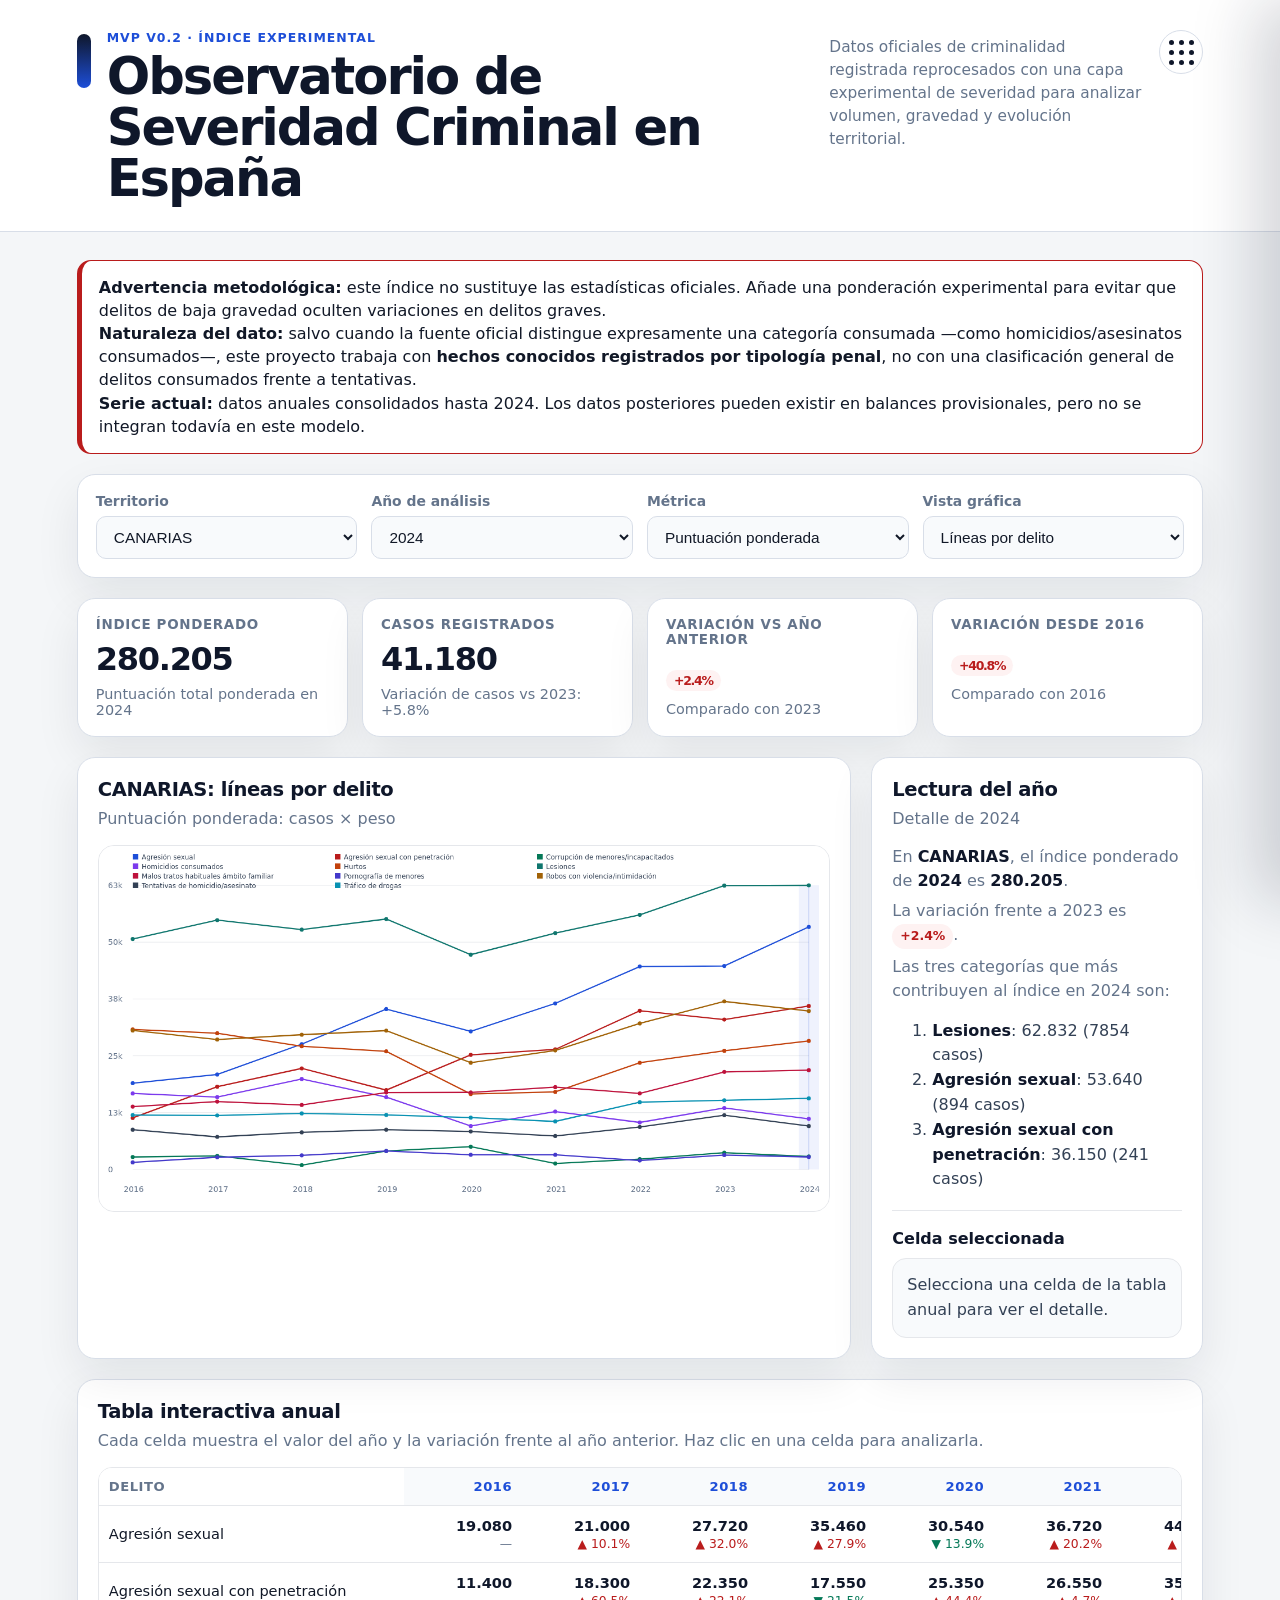
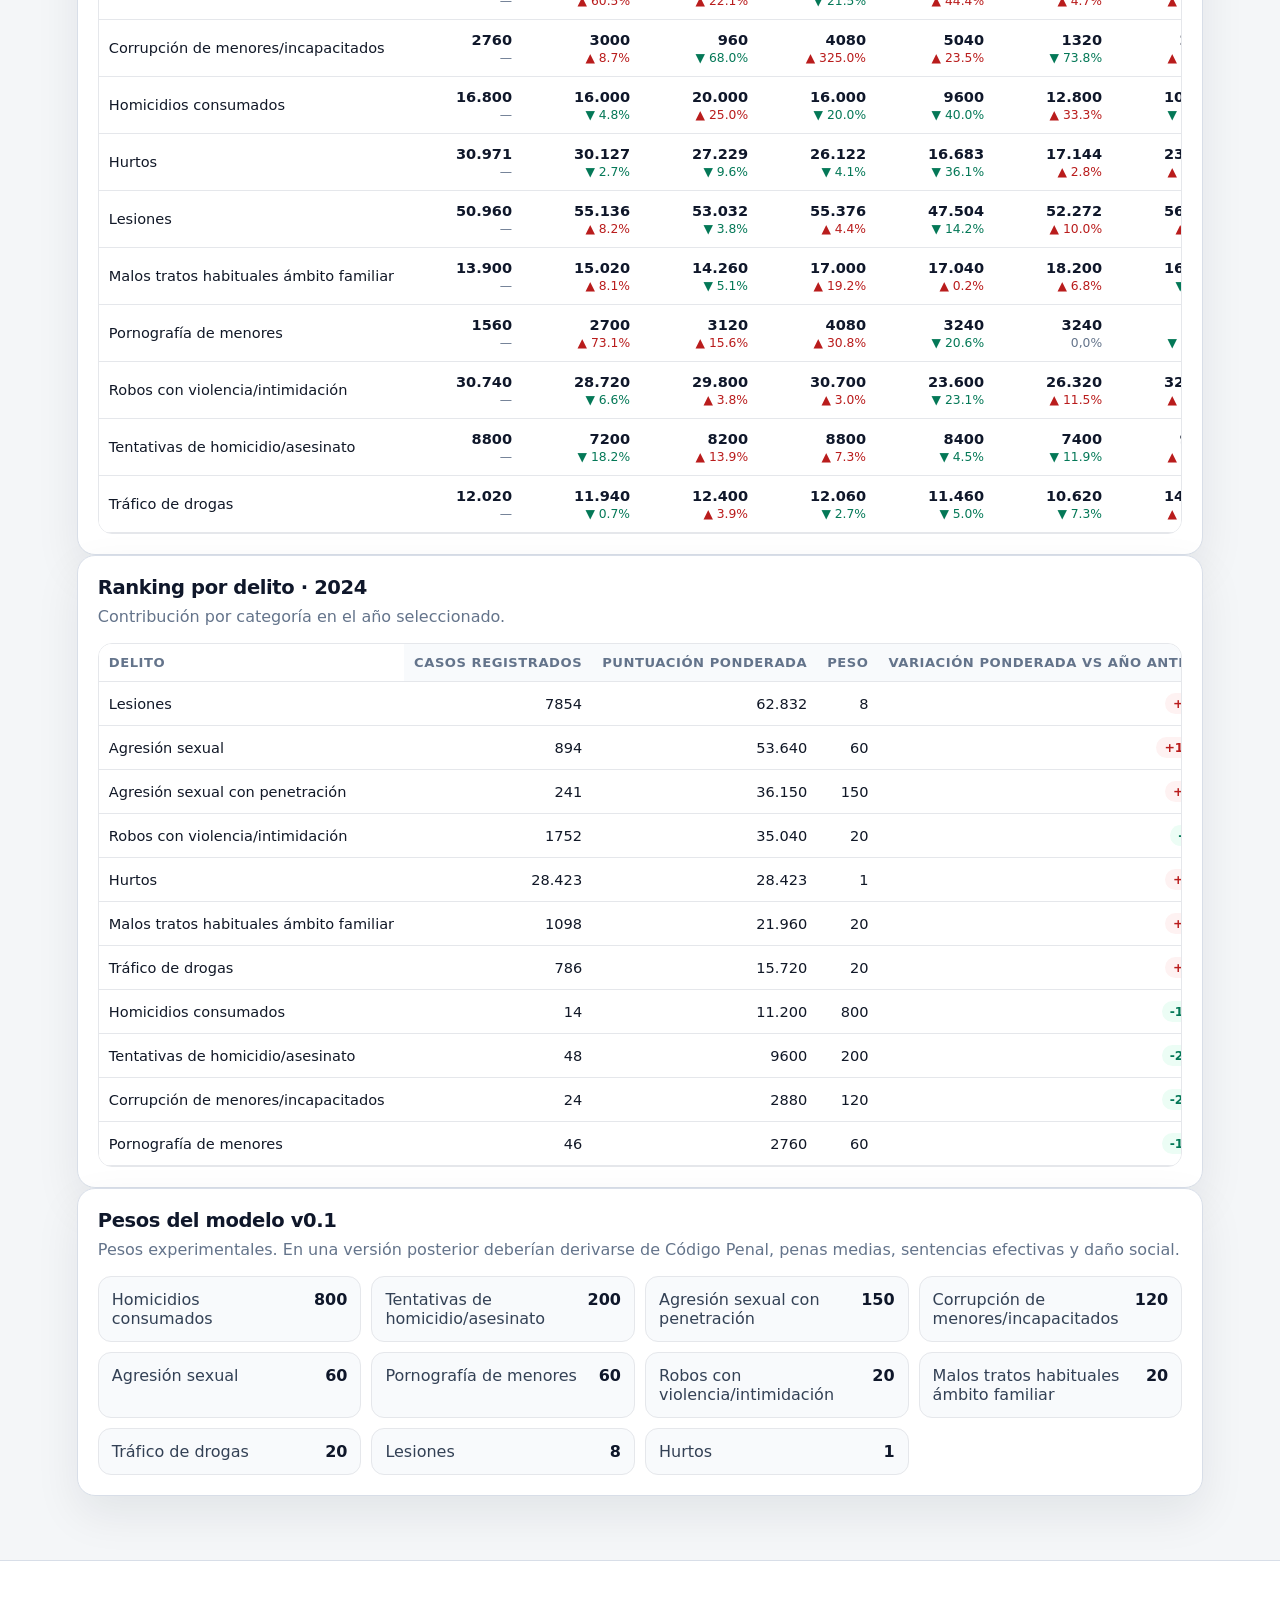
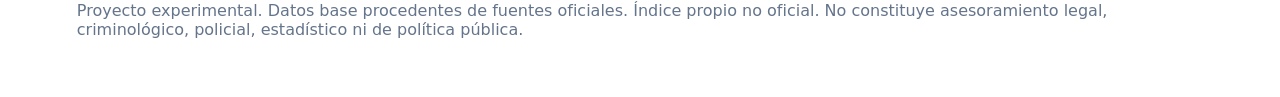
<file: Index.Html>
<!doctype html>
<html lang="es">
<head>
  <meta charset="utf-8" />
  <meta name="viewport" content="width=device-width, initial-scale=1" />

  <title>Observatorio de Severidad Criminal en España</title>

  <meta
    name="description"
    content="Dashboard experimental de criminalidad ponderada por severidad en España. Datos oficiales reprocesados con una capa analítica propia."
  />

  <link rel="stylesheet" href="styles.css" />
</head>

<body>
  <header class="topbar">
    <div class="brand">
      <span class="brand-mark"></span>

      <div>
        <p class="eyebrow">MVP v0.2 · Índice experimental</p>
        <h1>Observatorio de Severidad Criminal en España</h1>
      </div>
    </div>

    <div class="topbar-actions">
      <p class="header-note">
        Datos oficiales de criminalidad registrada reprocesados con una capa experimental de severidad para analizar volumen, gravedad y evolución territorial.
      </p>

      <button
        id="menuButton"
        class="apps-button"
        type="button"
        aria-label="Abrir menú"
        aria-expanded="false"
      >
        <span></span><span></span><span></span>
        <span></span><span></span><span></span>
        <span></span><span></span><span></span>
      </button>
    </div>
  </header>

  <div id="drawerOverlay" class="drawer-overlay"></div>

  <aside id="sideDrawer" class="side-drawer" aria-label="Menú lateral">
    <div class="drawer-header">
      <div>
        <p class="eyebrow">Navegación</p>
        <h2>Observatorio</h2>
      </div>

      <button
        id="closeMenuButton"
        class="drawer-close"
        type="button"
        aria-label="Cerrar menú"
      >
        ×
      </button>
    </div>

    <nav class="drawer-nav">
      <a href="index.html">
        <strong>Dashboard</strong>
        <span>Explorar datos ponderados por territorio, año y delito.</span>
      </a>

      <a href="metodologia.html">
        <strong>Motivo, metodología y Disclaimer legal</strong>
        <span>Por qué existe el proyecto, límites de uso y advertencias.</span>
      </a>
    </nav>

    <div class="drawer-note">
      <strong>Serie consolidada:</strong>
      los datos anuales usados en esta versión llegan hasta 2024.
    </div>
  </aside>

  <main>
    <section class="method-warning">
      <strong>Advertencia metodológica:</strong>
      este índice no sustituye las estadísticas oficiales. Añade una ponderación experimental para evitar que delitos de baja gravedad oculten variaciones en delitos graves.
      <br />
      <strong>Naturaleza del dato:</strong>
      salvo cuando la fuente oficial distingue expresamente una categoría consumada —como homicidios/asesinatos consumados—, este proyecto trabaja con <strong>hechos conocidos registrados por tipología penal</strong>, no con una clasificación general de delitos consumados frente a tentativas.
      <br />
      <strong>Serie actual:</strong>
      datos anuales consolidados hasta 2024. Los datos posteriores pueden existir en balances provisionales, pero no se integran todavía en este modelo.
    </section>

    <section class="filters-panel">
      <label>
        Territorio
        <select id="territorySelect"></select>
      </label>

      <label>
        Año de análisis
        <select id="yearSelect"></select>
      </label>

      <label>
        Métrica
        <select id="metricSelect">
          <option value="weighted_score">Puntuación ponderada</option>
          <option value="count">Casos registrados</option>
        </select>
      </label>

      <label>
        Vista gráfica
        <select id="viewSelect">
          <option value="lines">Líneas por delito</option>
          <option value="total">Total agregado</option>
        </select>
      </label>
    </section>

    <section class="kpi-grid">
      <article class="kpi-card">
        <p class="kpi-label">Índice ponderado</p>
        <h2 id="kpiWeighted">—</h2>
        <p id="kpiWeightedContext" class="kpi-context">—</p>
      </article>

      <article class="kpi-card">
        <p class="kpi-label">Casos registrados</p>
        <h2 id="kpiCases">—</h2>
        <p id="kpiCasesContext" class="kpi-context">—</p>
      </article>

      <article class="kpi-card">
        <p class="kpi-label">Variación vs año anterior</p>
        <h2 id="kpiYoY">—</h2>
        <p id="kpiYoYContext" class="kpi-context">Sobre índice ponderado</p>
      </article>

      <article class="kpi-card">
        <p class="kpi-label">Variación desde 2016</p>
        <h2 id="kpiSinceBase">—</h2>
        <p id="kpiSinceBaseContext" class="kpi-context">Base 2016</p>
      </article>
    </section>

    <section class="dashboard-grid">
      <article class="panel chart-panel">
        <div class="panel-header">
          <div>
            <h2 id="chartTitle">Evolución</h2>
            <p id="chartSubtitle">Casos × peso de severidad</p>
          </div>
        </div>

        <canvas id="chartCanvas" width="1300" height="650"></canvas>
      </article>

      <article class="panel">
        <div class="panel-header">
          <div>
            <h2>Lectura del año</h2>
            <p id="yearPanelSubtitle">Detalle del año seleccionado</p>
          </div>
        </div>

        <div id="yearInsightBox" class="insight-box"></div>

        <div class="divider"></div>

        <h3>Celda seleccionada</h3>

        <div id="selectedCellBox" class="selected-cell-box">
          Selecciona una celda de la tabla anual para ver el detalle.
        </div>
      </article>
    </section>

    <section class="panel">
      <div class="panel-header">
        <div>
          <h2>Tabla interactiva anual</h2>
          <p>
            Cada celda muestra el valor del año y la variación frente al año anterior. Haz clic en una celda para analizarla.
          </p>
        </div>
      </div>

      <div class="table-scroll">
        <table class="annual-table">
          <thead id="annualTableHead"></thead>
          <tbody id="annualTableBody"></tbody>
        </table>
      </div>
    </section>

    <section class="panel">
      <div class="panel-header">
        <div>
          <h2 id="rankingTitle">Ranking por delito</h2>
          <p id="rankingSubtitle">
            Contribución por categoría en el año seleccionado.
          </p>
        </div>
      </div>

      <div class="table-scroll">
        <table>
          <thead>
            <tr>
              <th>Delito</th>
              <th>Casos registrados</th>
              <th>Puntuación ponderada</th>
              <th>Peso</th>
              <th>Variación ponderada vs año anterior</th>
            </tr>
          </thead>

          <tbody id="rankingBody"></tbody>
        </table>
      </div>
    </section>

    <section class="panel methodology-panel">
      <div class="panel-header">
        <div>
          <h2>Pesos del modelo v0.1</h2>
          <p>
            Pesos experimentales. En una versión posterior deberían derivarse de Código Penal, penas medias, sentencias efectivas y daño social.
          </p>
        </div>
      </div>

      <div id="weightsBox" class="weights-grid"></div>
    </section>
  </main>

  <footer>
    <p>
      Proyecto experimental. Datos base procedentes de fuentes oficiales. Índice propio no oficial. No constituye asesoramiento legal, criminológico, policial, estadístico ni de política pública.
    </p>
  </footer>

  <script src="menu.js"></script>
  <script src="app.js"></script>
</body>
</html>
</file>
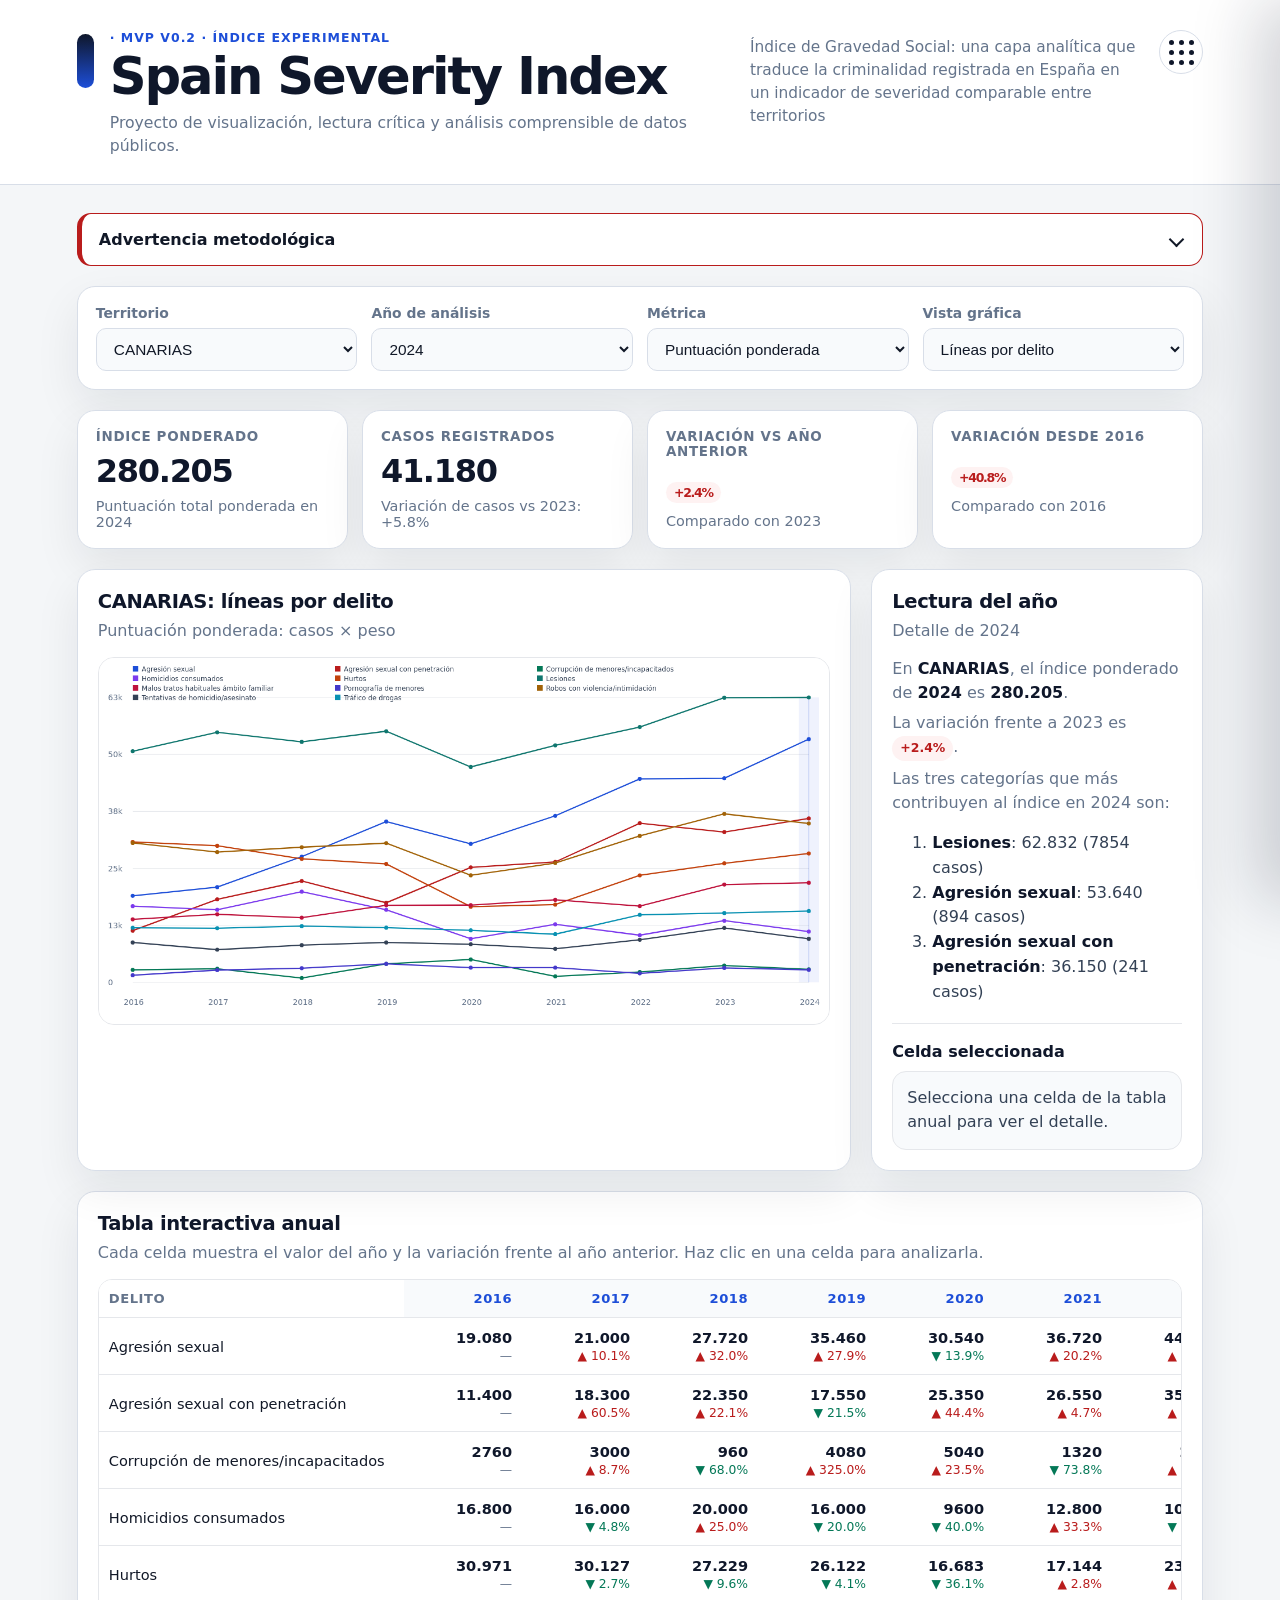
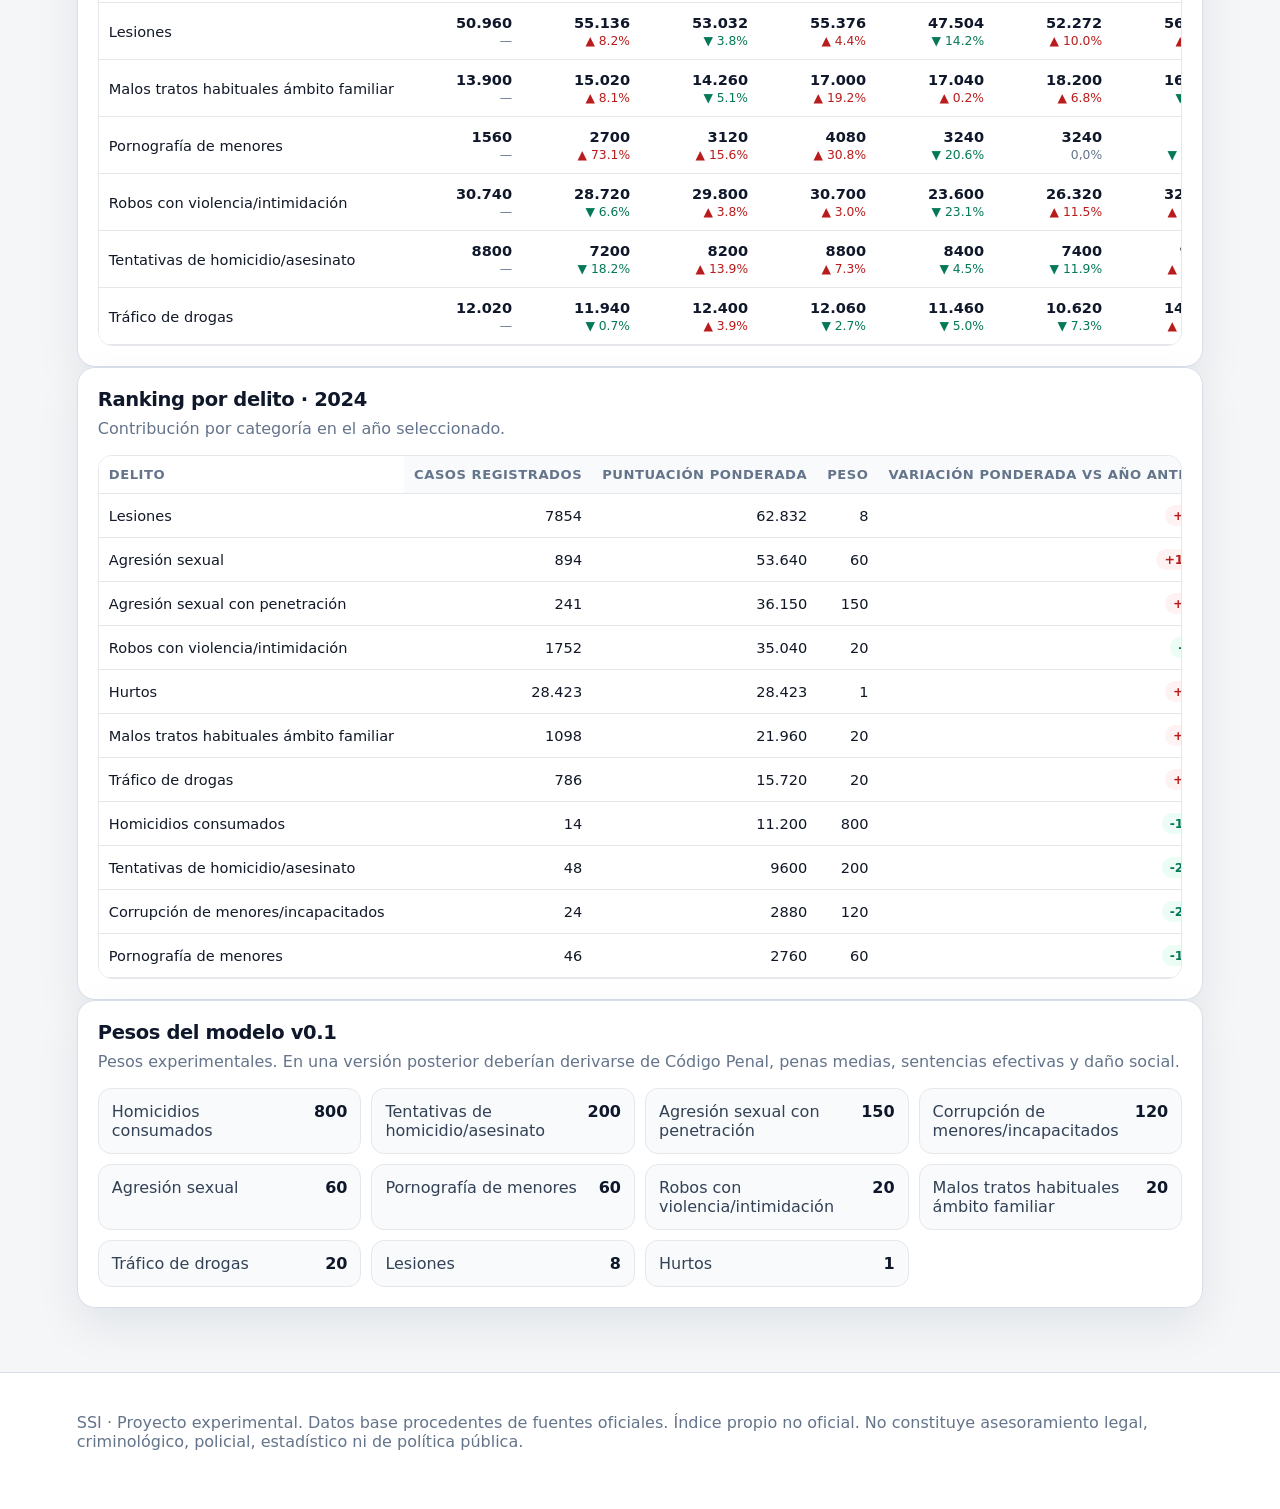
<file: index.html>
<!doctype html>
<html lang="es">
<head>
  <meta charset="utf-8" />
  <meta name="viewport" content="width=device-width, initial-scale=1" />

  <title>Spain Severity Index</title>

  <meta
    name="description"
    content="Dashboard experimental de criminalidad ponderada por severidad en España. Datos oficiales reprocesados con una capa analítica propia."
  />

  <link rel="stylesheet" href="styles.css?v=20" />
</head>

<body>
  <header class="topbar">
    <div class="brand">
      <span class="brand-mark"></span>

      <div>
        <p class="eyebrow">· MVP v0.2 · Índice experimental</p>
        <h1>Spain Severity Index</h1>

        <p class="project-label">
          Proyecto de visualización, lectura crítica y análisis comprensible de datos públicos.
        </p>
      </div>
    </div>

    <div class="topbar-actions">
      <p class="header-note">
        Índice de Gravedad Social: una capa analítica que traduce la criminalidad registrada en España en un indicador de severidad comparable entre territorios
      </p>

      <button
        id="menuButton"
        class="apps-button"
        type="button"
        aria-label="Abrir menú"
        aria-expanded="false"
      >
        <span></span><span></span><span></span>
        <span></span><span></span><span></span>
        <span></span><span></span><span></span>
      </button>
    </div>
  </header>

  <div id="drawerOverlay" class="drawer-overlay"></div>

  <aside id="sideDrawer" class="side-drawer" aria-label="Menú lateral">
    <div class="drawer-header">
      <div>
        <p class="eyebrow">Navegación</p>
        <h2>Spain Severity Index</h2>
      </div>

      <button
        id="closeMenuButton"
        class="drawer-close"
        type="button"
        aria-label="Cerrar menú"
      >
        ×
      </button>
    </div>

    <nav class="drawer-nav">
      <a href="index.html">
        <strong>Dashboard</strong>
        <span>Explorar datos ponderados por territorio, año y delito.</span>
      </a>

      <a href="grafica.html">
        <strong>Gráfica avanzada</strong>
        <span>Visualización interactiva independiente para análisis gráfico ampliado.</span>
      </a>

      <a href="mapa.html">
        <strong>Mapa de calor</strong>
        <span>Crecimiento territorial por delito frente a la media nacional.</span>
      </a>

      <a href="metodologia.html">
        <strong>Motivo, metodología y disclaimer legal</strong>
        <span>Por qué existe el proyecto, límites de uso y advertencias.</span>
      </a>
    </nav>

    <div class="drawer-note">
      <strong>Spain Severity Index:</strong>
      Proyecto de análisis de fuentes abiertas y visualización de datos públicos. Serie anual consolidada hasta 2024.
    </div>
  </aside>

  <main>
    <details class="method-warning">
  <summary>
    <span>Advertencia metodológica</span>
  </summary>

  <div class="method-warning-body">
    <p>
      <strong>Advertencia metodológica:</strong>
      Este índice no sustituye las estadísticas oficiales. Añade una ponderación experimental para facilitar la lectura de la criminalidad registrada según gravedad relativa.
    </p>

    <p>
      <strong>Finalidad del proyecto:</strong>
      Este proyecto no pretende reemplazar fuentes oficiales, sino mejorar la visualización, comprensión y lectura comparada de datos públicos que, por su estructura agregada, pueden resultar difíciles de interpretar para el público general.
    </p>

    <p>
      <strong>Naturaleza del dato:</strong>
      Salvo cuando la fuente oficial distingue expresamente una categoría consumada como; homicidios/asesinatos consumados, este proyecto trabaja con <strong>hechos conocidos registrados por tipología penal</strong>, no con una clasificación general de delitos consumados frente a tentativas.
    </p>

    <p>
      <strong>Serie actual:</strong>
      Datos anuales consolidados hasta 2024. Los datos posteriores pueden existir en balances provisionales, pero no se integran todavía en este modelo.
    </p>
  </div>
</details>

    <section class="filters-panel">
      <label>
        Territorio
        <select id="territorySelect"></select>
      </label>

      <label>
        Año de análisis
        <select id="yearSelect"></select>
      </label>

      <label>
        Métrica
        <select id="metricSelect">
          <option value="weighted_score">Puntuación ponderada</option>
          <option value="count">Casos registrados</option>
        </select>
      </label>

      <label>
        Vista gráfica
        <select id="viewSelect">
          <option value="lines">Líneas por delito</option>
          <option value="total">Total agregado</option>
        </select>
      </label>
    </section>

    <section class="kpi-grid">
      <article class="kpi-card">
        <p class="kpi-label">Índice ponderado</p>
        <h2 id="kpiWeighted">—</h2>
        <p id="kpiWeightedContext" class="kpi-context">—</p>
      </article>

      <article class="kpi-card">
        <p class="kpi-label">Casos registrados</p>
        <h2 id="kpiCases">—</h2>
        <p id="kpiCasesContext" class="kpi-context">—</p>
      </article>

      <article class="kpi-card">
        <p class="kpi-label">Variación vs año anterior</p>
        <h2 id="kpiYoY">—</h2>
        <p id="kpiYoYContext" class="kpi-context">Sobre índice ponderado</p>
      </article>

      <article class="kpi-card">
        <p class="kpi-label">Variación desde 2016</p>
        <h2 id="kpiSinceBase">—</h2>
        <p id="kpiSinceBaseContext" class="kpi-context">Base 2016</p>
      </article>
    </section>

    <section class="mobile-dashboard mobile-only">
      <div class="mobile-tabs" role="tablist" aria-label="Vistas móviles">
        <button class="mobile-tab active" type="button" data-mobile-view="summary">
          Resumen
        </button>

        <button class="mobile-tab" type="button" data-mobile-view="chart">
          Gráfica
        </button>

        <button class="mobile-tab" type="button" data-mobile-view="crimes">
          Delitos
        </button>

        <button class="mobile-tab" type="button" data-mobile-view="timeline">
          Evolución
        </button>
      </div>

      <article id="mobileSummaryView" class="mobile-view active">
        <div class="mobile-panel">
          <div class="mobile-panel-header">
            <p class="section-kicker">Lectura rápida</p>
            <h2>Resumen del año seleccionado</h2>
          </div>

          <div id="mobileSummaryContent"></div>
        </div>
      </article>

      <article id="mobileChartView" class="mobile-view">
        <div class="mobile-panel mobile-chart-panel">
          <div class="mobile-panel-header">
            <p class="section-kicker">Gráfica avanzada</p>
            <h2>Visualización independiente</h2>
            <p>

              </p>
            </div>
          </div>

          <a class="mobile-graph-link" href="grafica.html">
            Abrir gráfica avanzada
          </a>
        </div>
      </article>

      <article id="mobileCrimesView" class="mobile-view">
        <div class="mobile-panel">
          <div class="mobile-panel-header">
            <p class="section-kicker">Ranking móvil</p>
            <h2>Delitos con mayor contribución</h2>
          </div>

          <div id="mobileCrimeCards" class="mobile-card-list"></div>
        </div>
      </article>

      <article id="mobileTimelineView" class="mobile-view">
        <div class="mobile-panel">
          <div class="mobile-panel-header">
            <p class="section-kicker">Evolución anual</p>
            <h2>Índice ponderado por año</h2>
          </div>

          <div id="mobileTimelineContent" class="mobile-timeline"></div>
        </div>
      </article>
    </section>

    <section class="dashboard-grid desktop-dashboard-grid">
      <article class="panel chart-panel">
        <div class="panel-header">
          <div>
            <h2 id="chartTitle">Evolución</h2>
            <p id="chartSubtitle">Casos × peso de severidad</p>
          </div>
        </div>

        <canvas id="chartCanvas" width="1300" height="650"></canvas>
      </article>

      <article class="panel">
        <div class="panel-header">
          <div>
            <h2>Lectura del año</h2>
            <p id="yearPanelSubtitle">Detalle del año seleccionado</p>
          </div>
        </div>

        <div id="yearInsightBox" class="insight-box"></div>

        <div class="divider"></div>

        <h3>Celda seleccionada</h3>

        <div id="selectedCellBox" class="selected-cell-box">
          Selecciona una celda de la tabla anual para ver el detalle.
        </div>
      </article>
    </section>

    <section class="panel desktop-annual-panel">
      <div class="panel-header">
        <div>
          <h2>Tabla interactiva anual</h2>
          <p>
            Cada celda muestra el valor del año y la variación frente al año anterior. Haz clic en una celda para analizarla.
          </p>
        </div>
      </div>

      <div class="table-scroll">
        <table class="annual-table">
          <thead id="annualTableHead"></thead>
          <tbody id="annualTableBody"></tbody>
        </table>
      </div>
    </section>

    <section class="panel desktop-ranking-panel">
      <div class="panel-header">
        <div>
          <h2 id="rankingTitle">Ranking por delito</h2>
          <p id="rankingSubtitle">
            Contribución por categoría en el año seleccionado.
          </p>
        </div>
      </div>

      <div class="table-scroll">
        <table>
          <thead>
            <tr>
              <th>Delito</th>
              <th>Casos registrados</th>
              <th>Puntuación ponderada</th>
              <th>Peso</th>
              <th>Variación ponderada vs año anterior</th>
            </tr>
          </thead>

          <tbody id="rankingBody"></tbody>
        </table>
      </div>
    </section>

    <section class="panel methodology-panel">
      <div class="panel-header">
        <div>
          <h2>Pesos del modelo v0.1</h2>
          <p>
            Pesos experimentales. En una versión posterior deberían derivarse de Código Penal, penas medias, sentencias efectivas y daño social.
          </p>
        </div>
      </div>

      <div id="weightsBox" class="weights-grid"></div>
    </section>
  </main>

  <footer>
    <p>
      SSI · Proyecto experimental. Datos base procedentes de fuentes oficiales. Índice propio no oficial. No constituye asesoramiento legal, criminológico, policial, estadístico ni de política pública.
    </p>
  </footer>

  <script src="menu.js?v=18"></script>
  <script src="app.js?v=11"></script>
</body>
</html>
</file>
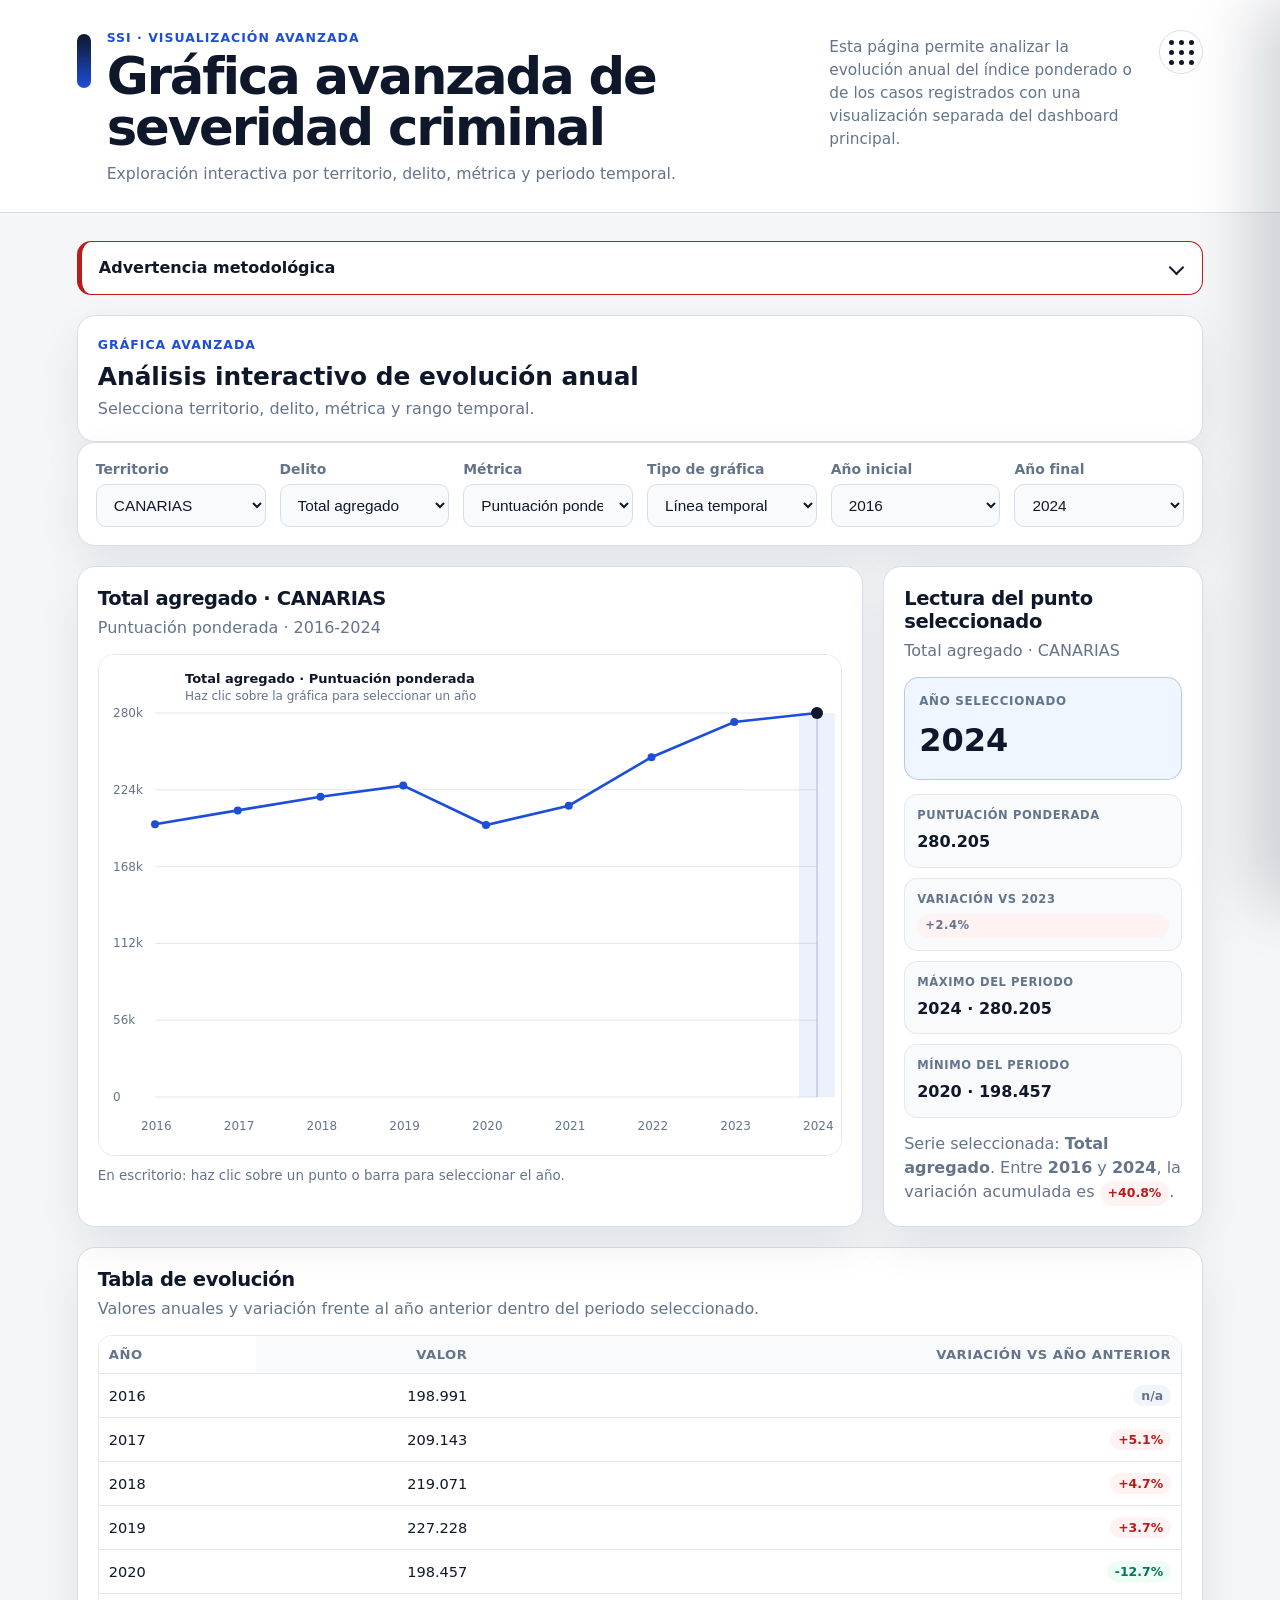
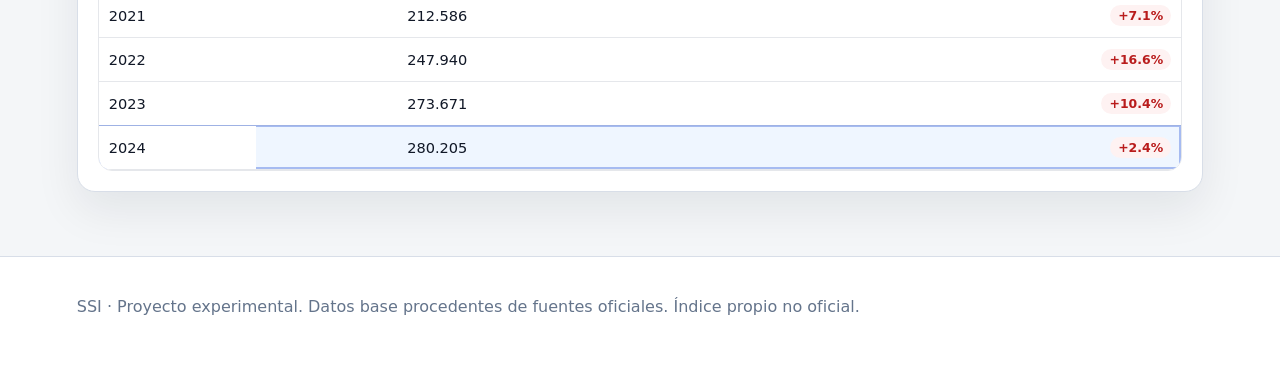
<file: grafica.html>
<!doctype html>
<html lang="es">
<head>
  <meta charset="utf-8" />
  <meta name="viewport" content="width=device-width, initial-scale=1" />

  <title>Gráfica avanzada · SSI</title>

  <meta
    name="description"
    content="Gráfica avanzada interactiva del SSI. Visualización por territorio, delito, métrica y rango temporal."
  />

  <link rel="stylesheet" href="styles.css?v=20" />
</head>

<body>
  <header class="topbar">
    <div class="brand">
      <span class="brand-mark"></span>

      <div>
        <p class="eyebrow">SSI · Visualización avanzada</p>
        <h1>Gráfica avanzada de severidad criminal</h1>

        <p class="project-label">
          Exploración interactiva por territorio, delito, métrica y periodo temporal.
        </p>
      </div>
    </div>

    <div class="topbar-actions">
      <p class="header-note">
        Esta página permite analizar la evolución anual del índice ponderado o de los casos registrados con una visualización separada del dashboard principal.
      </p>

      <button
        id="menuButton"
        class="apps-button"
        type="button"
        aria-label="Abrir menú"
        aria-expanded="false"
      >
        <span></span><span></span><span></span>
        <span></span><span></span><span></span>
        <span></span><span></span><span></span>
      </button>
    </div>
  </header>

  <div id="drawerOverlay" class="drawer-overlay"></div>

  <aside id="sideDrawer" class="side-drawer" aria-label="Menú lateral">
    <div class="drawer-header">
      <div>
        <p class="eyebrow">Navegación</p>
        <h2>Spain Severity Index</h2>
      </div>

      <button
        id="closeMenuButton"
        class="drawer-close"
        type="button"
        aria-label="Cerrar menú"
      >
        ×
      </button>
    </div>

    <nav class="drawer-nav">
      <a href="index.html">
        <strong>Dashboard</strong>
        <span>Explorar datos ponderados por territorio, año y delito.</span>
      </a>

      <a href="grafica.html">
        <strong>Gráfica avanzada</strong>
        <span>Visualización interactiva independiente para análisis gráfico ampliado.</span>
      </a>

      <a href="mapa.html">
        <strong>Mapa de calor</strong>
        <span>Crecimiento territorial por delito frente a la media nacional.</span>
      </a>

      <a href="metodologia.html">
        <strong>Motivo, metodología y disclaimer legal</strong>
        <span>Por qué existe el proyecto, límites de uso y advertencias.</span>
      </a>
    </nav>

    <div class="drawer-note">
      <strong>Spain Severity Index:</strong>
      proyecto personal de análisis de fuentes abiertas y visualización de datos públicos. Serie anual consolidada hasta 2024.
    </div>
  </aside>

  <main>
    <details class="method-warning">
      <summary>
        <span>Advertencia metodológica</span>
      </summary>

      <div class="method-warning-body">
        <p>
          <strong>Advertencia metodológica:</strong>
          Esta gráfica no sustituye las estadísticas oficiales. Añade una visualización experimental para observar la evolución de la criminalidad registrada según métrica seleccionada.
        </p>

        <p>
          <strong>Lectura correcta:</strong>
          El 'Índice ponderado' permite detectar cambios en la composición de los delitos registrados, pero no mide criminalidad real total, delitos no denunciados ni causalidad institucional.
        </p>

        <p>
          <strong>Serie actual:</strong>
          datos anuales consolidados hasta 2024. Los datos provisionales posteriores no se integran todavía en esta versión.
        </p>
      </div>
    </details>

    <section class="panel advanced-hero">
      <div>
        <p class="section-kicker">Gráfica avanzada</p>
        <h2>Análisis interactivo de evolución anual</h2>
        <p>
          Selecciona territorio, delito, métrica y rango temporal.
        </p>
      </div>
    </section>

    <section class="advanced-controls">
      <label>
        Territorio
        <select id="advancedTerritorySelect"></select>
      </label>

      <label>
        Delito
        <select id="advancedCrimeSelect"></select>
      </label>

      <label>
        Métrica
        <select id="advancedMetricSelect">
          <option value="weighted_score">Puntuación ponderada</option>
          <option value="count">Casos registrados</option>
        </select>
      </label>

      <label>
        Tipo de gráfica
        <select id="advancedModeSelect">
          <option value="line">Línea temporal</option>
          <option value="bar">Barras anuales</option>
        </select>
      </label>

      <label>
        Año inicial
        <select id="advancedStartYearSelect"></select>
      </label>

      <label>
        Año final
        <select id="advancedEndYearSelect"></select>
      </label>
    </section>

    <section class="advanced-grid">
      <article class="panel advanced-chart-panel">
        <div class="panel-header">
          <div>
            <h2 id="advancedChartTitle">Evolución</h2>
            <p id="advancedChartSubtitle">Selecciona filtros para analizar la serie.</p>
            <div id="attemptDisclaimerBox" class="calculated-category-warning" hidden></div>
          </div>
        </div>

        <div class="advanced-canvas-wrap">
          <canvas id="advancedChartCanvas"></canvas>
        </div>

        <p class="advanced-chart-help">
          En escritorio: haz clic sobre un punto o barra para seleccionar el año.
        </p>
      </article>

      <article class="panel advanced-detail-panel">
        <div class="panel-header">
          <div>
            <h2>Lectura del punto seleccionado</h2>
            <p id="advancedDetailSubtitle">Detalle del año activo.</p>
          </div>
        </div>

        <div id="advancedInsightBox" class="advanced-insight-box">
          Selecciona un punto de la gráfica o una tarjeta anual.
        </div>
      </article>
    </section>

    <section class="panel advanced-mobile-panel">
      <div class="panel-header">
        <div>
          <h2>Lectura móvil por año</h2>
          <p>
            Toca una tarjeta para seleccionar el año y actualizar la lectura.
          </p>
        </div>
      </div>

      <div id="advancedMobileList" class="advanced-mobile-list"></div>
    </section>

    <section class="panel advanced-table-panel">
      <div class="panel-header">
        <div>
          <h2>Tabla de evolución</h2>
          <p>
            Valores anuales y variación frente al año anterior dentro del periodo seleccionado.
          </p>
        </div>
      </div>

      <div class="table-scroll">
        <table class="advanced-table">
          <thead>
            <tr>
              <th>Año</th>
              <th>Valor</th>
              <th>Variación vs año anterior</th>
            </tr>
          </thead>

          <tbody id="advancedTableBody"></tbody>
        </table>
      </div>
    </section>
  </main>

  <footer>
    <p>
      SSI · Proyecto experimental. Datos base procedentes de fuentes oficiales. Índice propio no oficial.
    </p>
  </footer>

  <script src="menu.js?v=18"></script>
  <script src="grafica.js?v=3"></script>
</body>
</html>
</file>
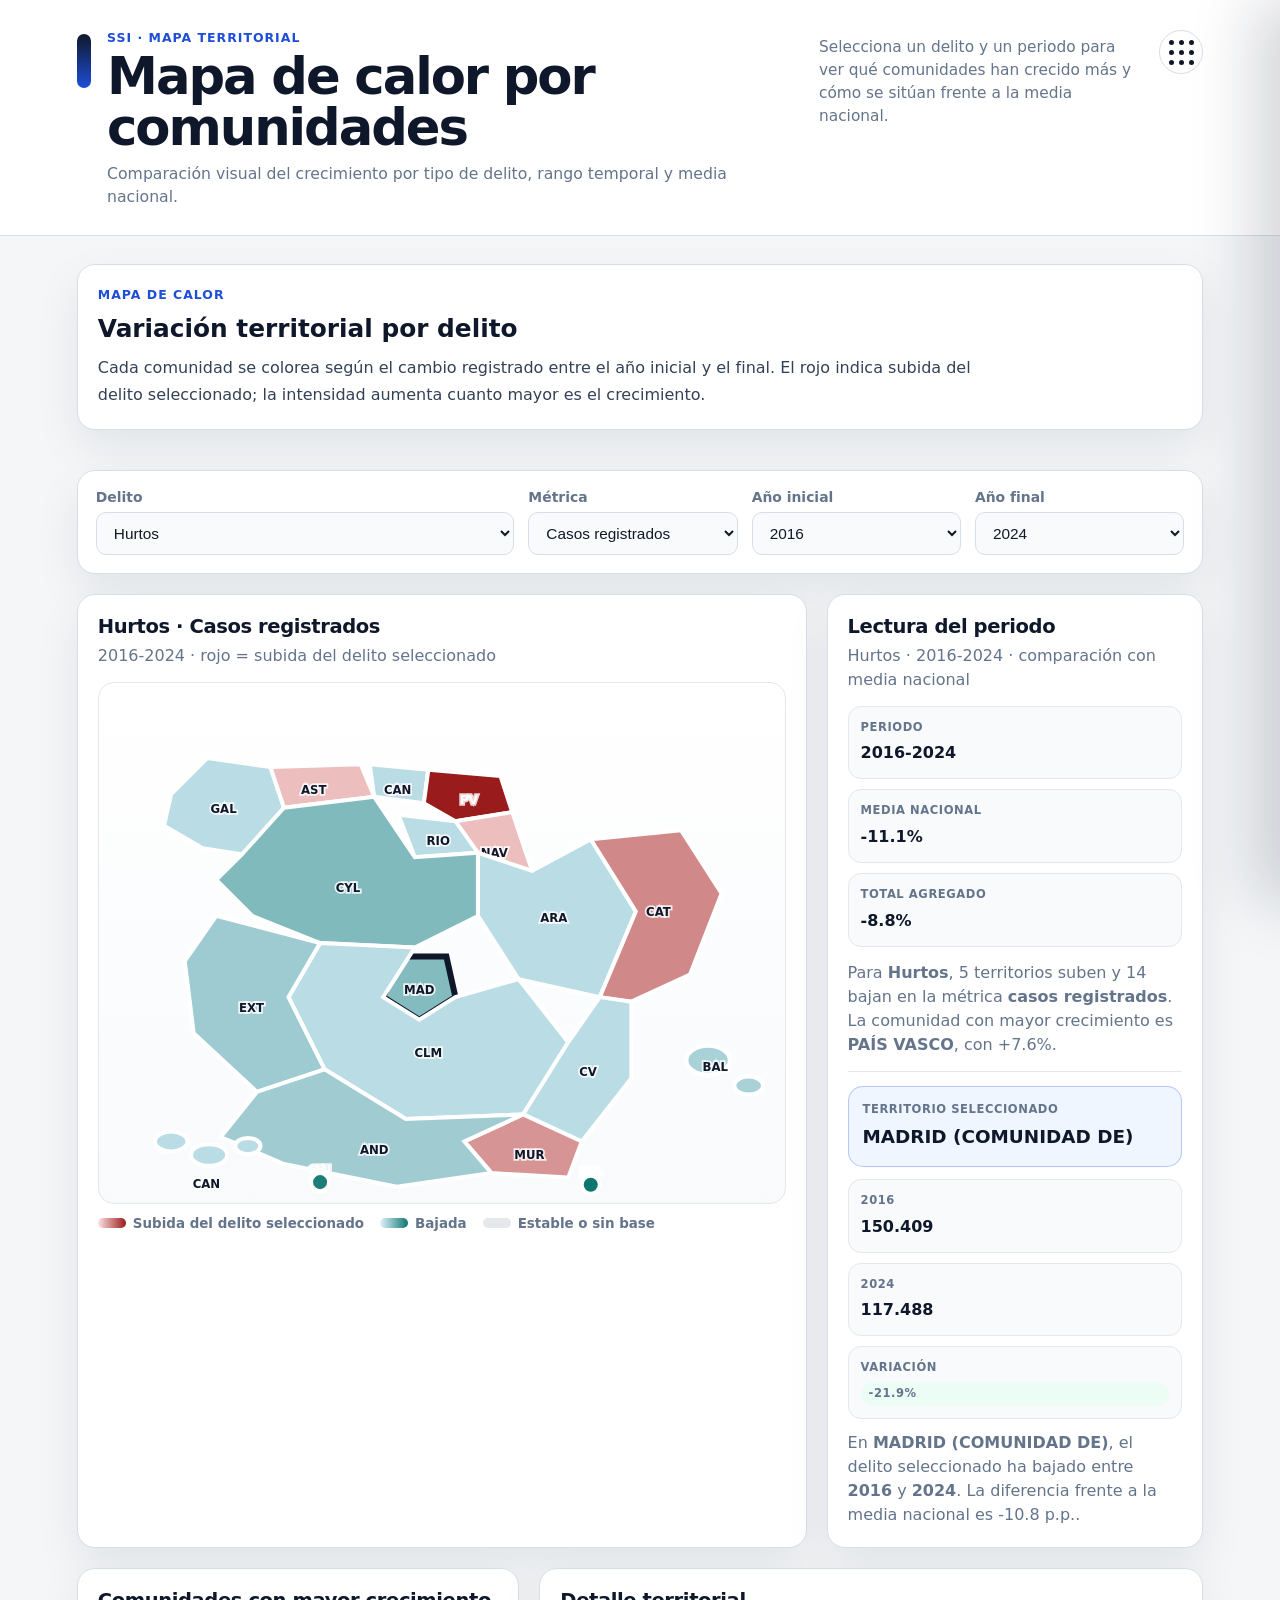
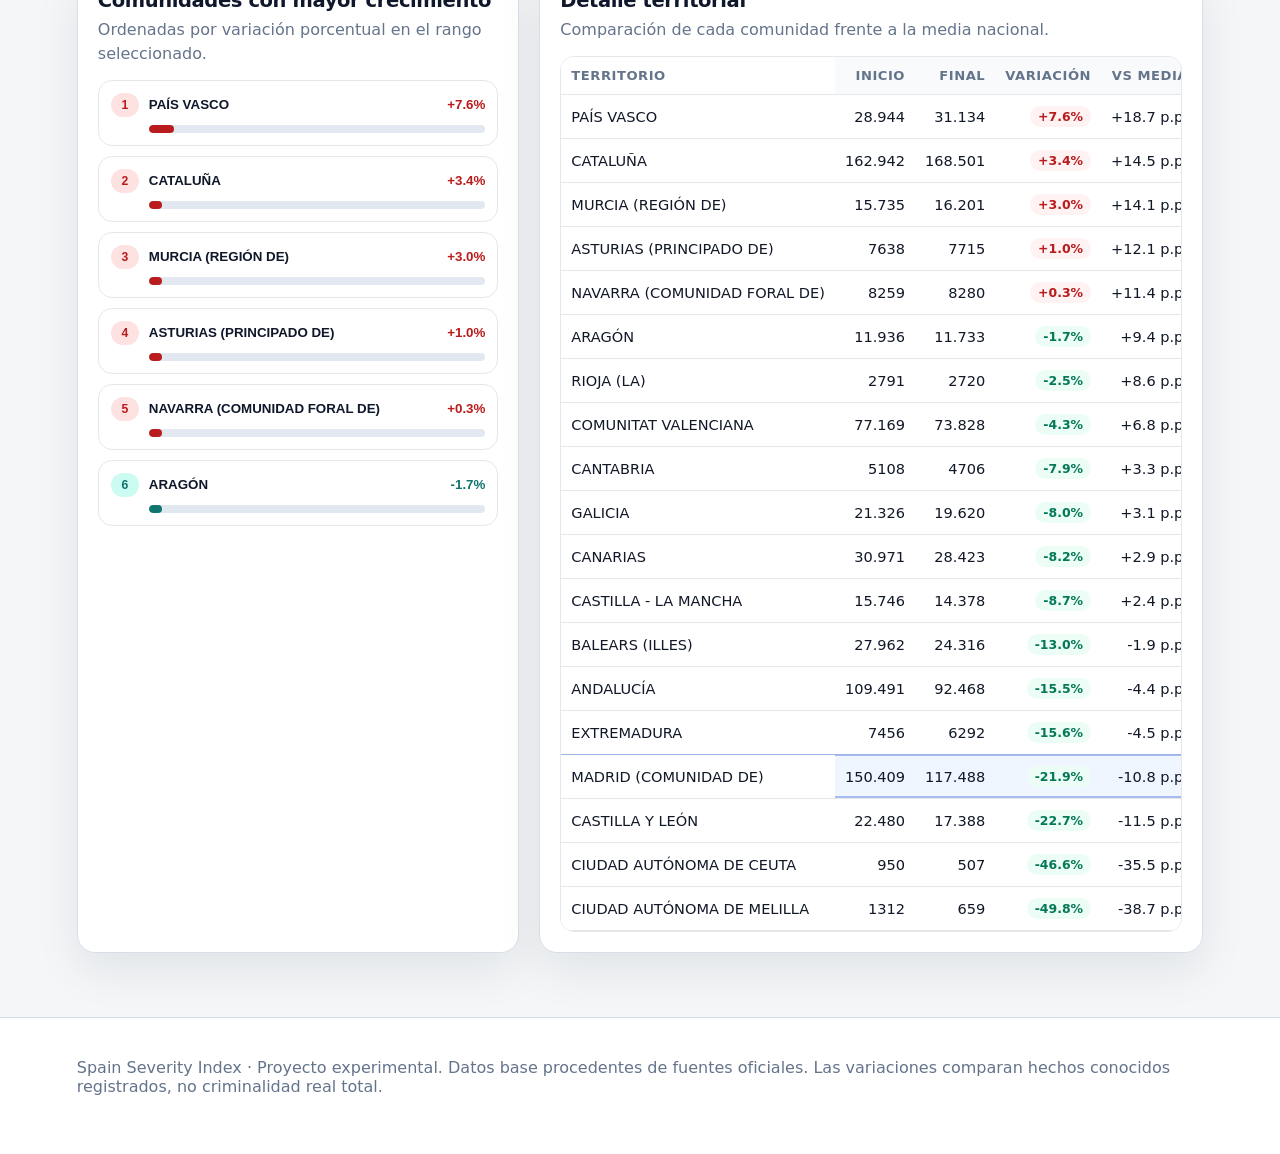
<file: mapa.html>
<!doctype html>
<html lang="es">
<head>
  <meta charset="utf-8" />
  <meta name="viewport" content="width=device-width, initial-scale=1" />

  <title>Mapa de calor · Spain Severity Index</title>

  <meta
    name="description"
    content="Mapa de calor por comunidades autónomas para comparar el crecimiento de delitos seleccionados frente a la media nacional."
  />

  <link rel="stylesheet" href="styles.css?v=20" />
</head>

<body>
  <header class="topbar">
    <div class="brand">
      <span class="brand-mark"></span>

      <div>
        <p class="eyebrow">SSI · Mapa territorial</p>
        <h1>Mapa de calor por comunidades</h1>

        <p class="project-label">
          Comparación visual del crecimiento por tipo de delito, rango temporal y media nacional.
        </p>
      </div>
    </div>

    <div class="topbar-actions">
      <p class="header-note">
        Selecciona un delito y un periodo para ver qué comunidades han crecido más y cómo se sitúan frente a la media nacional.
      </p>

      <button
        id="menuButton"
        class="apps-button"
        type="button"
        aria-label="Abrir menú"
        aria-expanded="false"
      >
        <span></span><span></span><span></span>
        <span></span><span></span><span></span>
        <span></span><span></span><span></span>
      </button>
    </div>
  </header>

  <div id="drawerOverlay" class="drawer-overlay"></div>

  <aside id="sideDrawer" class="side-drawer" aria-label="Menú lateral">
    <div class="drawer-header">
      <div>
        <p class="eyebrow">Navegación</p>
        <h2>Spain Severity Index</h2>
      </div>

      <button
        id="closeMenuButton"
        class="drawer-close"
        type="button"
        aria-label="Cerrar menú"
      >
        ×
      </button>
    </div>

    <nav class="drawer-nav">
      <a href="index.html">
        <strong>Dashboard</strong>
        <span>Explorar datos ponderados por territorio, año y delito.</span>
      </a>

      <a href="grafica.html">
        <strong>Gráfica avanzada</strong>
        <span>Visualización interactiva independiente para análisis gráfico ampliado.</span>
      </a>

      <a href="mapa.html">
        <strong>Mapa de calor</strong>
        <span>Crecimiento territorial por delito frente a la media nacional.</span>
      </a>

      <a href="metodologia.html">
        <strong>Motivo, metodología y disclaimer legal</strong>
        <span>Por qué existe el proyecto, límites de uso y advertencias.</span>
      </a>
    </nav>

    <div class="drawer-note">
      <strong>Spain Severity Index:</strong>
      Proyecto de análisis de fuentes abiertas y visualización de datos públicos. Serie anual consolidada hasta 2024.
    </div>
  </aside>

  <main class="heat-page">
    <section class="panel page-section heat-hero">
      <p class="section-kicker">Mapa de calor</p>
      <h2>Variación territorial por delito</h2>
      <p>
        Cada comunidad se colorea según el cambio registrado entre el año inicial y el final. El rojo indica subida del delito seleccionado; la intensidad aumenta cuanto mayor es el crecimiento.
      </p>
    </section>

    <section class="heat-controls" aria-label="Controles del mapa de calor">
      <label>
        Delito
        <select id="heatCrimeSelect"></select>
      </label>

      <label>
        Métrica
        <select id="heatMetricSelect">
          <option value="count">Casos registrados</option>
          <option value="weighted_score">Puntuación ponderada</option>
        </select>
      </label>

      <label>
        Año inicial
        <select id="heatStartYearSelect"></select>
      </label>

      <label>
        Año final
        <select id="heatEndYearSelect"></select>
      </label>
    </section>

    <section class="heat-layout">
      <article class="panel heat-map-panel">
        <div class="panel-header">
          <div>
            <h2 id="heatMapTitle">Crecimiento territorial</h2>
            <p id="heatMapSubtitle">Selecciona delito y periodo para cargar el mapa.</p>
          </div>
        </div>

        <div class="heat-map-wrap">
          <svg
            id="heatMapSvg"
            class="spain-heat-map"
            viewBox="0 0 760 560"
            role="img"
            aria-labelledby="heatMapSvgTitle"
          >
            <title id="heatMapSvgTitle">Mapa de calor de España por comunidades autónomas</title>

            <g class="heat-region" data-territory="GALICIA" role="button" tabindex="0">
              <title>Galicia</title>
              <path class="heat-region-shape" d="M80 115 L120 75 L190 85 L205 130 L180 185 L115 175 L72 150 Z"></path>
              <text class="heat-map-label" x="138" y="132">GAL</text>
            </g>

            <g class="heat-region" data-territory="ASTURIAS (PRINCIPADO DE)" role="button" tabindex="0">
              <title>Asturias</title>
              <path class="heat-region-shape" d="M190 85 L290 82 L305 118 L205 130 Z"></path>
              <text class="heat-map-label" x="238" y="111">AST</text>
            </g>

            <g class="heat-region" data-territory="CANTABRIA" role="button" tabindex="0">
              <title>Cantabria</title>
              <path class="heat-region-shape" d="M300 82 L365 88 L360 125 L305 118 Z"></path>
              <text class="heat-map-label" x="331" y="111">CAN</text>
            </g>

            <g class="heat-region" data-territory="PAÍS VASCO" role="button" tabindex="0">
              <title>País Vasco</title>
              <path class="heat-region-shape" d="M365 88 L445 95 L458 135 L395 145 L360 125 Z"></path>
              <text class="heat-map-label" x="410" y="122">PV</text>
            </g>

            <g class="heat-region" data-territory="NAVARRA (COMUNIDAD FORAL DE)" role="button" tabindex="0">
              <title>Navarra</title>
              <path class="heat-region-shape" d="M395 145 L458 135 L480 200 L420 215 Z"></path>
              <text class="heat-map-label" x="438" y="181">NAV</text>
            </g>

            <g class="heat-region" data-territory="RIOJA (LA)" role="button" tabindex="0">
              <title>La Rioja</title>
              <path class="heat-region-shape" d="M332 138 L395 145 L420 180 L350 185 Z"></path>
              <text class="heat-map-label" x="376" y="167">RIO</text>
            </g>

            <g class="heat-region" data-territory="CASTILLA Y LEÓN" role="button" tabindex="0">
              <title>Castilla y León</title>
              <path class="heat-region-shape" d="M160 180 L205 130 L305 118 L350 185 L420 180 L420 250 L350 285 L245 280 L170 250 L130 210 Z"></path>
              <text class="heat-map-label" x="276" y="220">CYL</text>
            </g>

            <g class="heat-region" data-territory="ARAGÓN" role="button" tabindex="0">
              <title>Aragón</title>
              <path class="heat-region-shape" d="M420 180 L480 200 L545 165 L595 245 L555 340 L465 320 L420 250 Z"></path>
              <text class="heat-map-label" x="504" y="253">ARA</text>
            </g>

            <g class="heat-region" data-territory="CATALUÑA" role="button" tabindex="0">
              <title>Cataluña</title>
              <path class="heat-region-shape" d="M545 165 L645 155 L690 225 L655 315 L590 345 L555 340 L595 245 Z"></path>
              <text class="heat-map-label" x="620" y="246">CAT</text>
            </g>

            <g class="heat-region" data-territory="MADRID (COMUNIDAD DE)" role="button" tabindex="0">
              <title>Madrid</title>
              <path class="heat-region-shape" d="M335 295 L385 295 L395 340 L355 365 L315 340 Z"></path>
              <text class="heat-map-label" x="355" y="333">MAD</text>
            </g>

            <g class="heat-region" data-territory="CASTILLA - LA MANCHA" role="button" tabindex="0">
              <title>Castilla-La Mancha</title>
              <path class="heat-region-shape" d="M245 280 L350 285 L315 340 L355 365 L395 340 L465 320 L520 390 L470 470 L340 475 L250 420 L210 340 Z"></path>
              <text class="heat-map-label" x="365" y="402">CLM</text>
            </g>

            <g class="heat-region" data-territory="EXTREMADURA" role="button" tabindex="0">
              <title>Extremadura</title>
              <path class="heat-region-shape" d="M130 250 L245 280 L210 340 L250 420 L175 445 L105 380 L95 300 Z"></path>
              <text class="heat-map-label" x="169" y="353">EXT</text>
            </g>

            <g class="heat-region" data-territory="COMUNITAT VALENCIANA" role="button" tabindex="0">
              <title>Comunitat Valenciana</title>
              <path class="heat-region-shape" d="M555 340 L590 345 L590 430 L535 500 L470 470 L520 390 Z"></path>
              <text class="heat-map-label" x="542" y="424">CV</text>
            </g>

            <g class="heat-region" data-territory="MURCIA (REGIÓN DE)" role="button" tabindex="0">
              <title>Murcia</title>
              <path class="heat-region-shape" d="M470 470 L535 500 L520 540 L435 535 L405 500 Z"></path>
              <text class="heat-map-label" x="477" y="516">MUR</text>
            </g>

            <g class="heat-region" data-territory="ANDALUCÍA" role="button" tabindex="0">
              <title>Andalucía</title>
              <path class="heat-region-shape" d="M175 445 L250 420 L340 475 L470 470 L405 500 L435 535 L330 550 L205 525 L135 495 Z"></path>
              <text class="heat-map-label" x="305" y="510">AND</text>
            </g>

            <g class="heat-region" data-territory="BALEARS (ILLES)" role="button" tabindex="0">
              <title>Illes Balears</title>
              <ellipse class="heat-region-shape" cx="675" cy="410" rx="24" ry="16"></ellipse>
              <ellipse class="heat-region-shape" cx="720" cy="438" rx="16" ry="10"></ellipse>
              <text class="heat-map-label" x="683" y="418">BAL</text>
            </g>

            <g class="heat-region" data-territory="CANARIAS" role="button" tabindex="0">
              <title>Canarias</title>
              <ellipse class="heat-region-shape" cx="80" cy="500" rx="18" ry="11"></ellipse>
              <ellipse class="heat-region-shape" cx="122" cy="515" rx="20" ry="12"></ellipse>
              <ellipse class="heat-region-shape" cx="165" cy="505" rx="14" ry="9"></ellipse>
              <text class="heat-map-label" x="119" y="548">CAN</text>
            </g>

            <g class="heat-region heat-city" data-territory="CIUDAD AUTÓNOMA DE CEUTA" role="button" tabindex="0">
              <title>Ceuta</title>
              <circle class="heat-region-shape" cx="245" cy="545" r="10"></circle>
              <text class="heat-map-label" x="245" y="532">CEU</text>
            </g>

            <g class="heat-region heat-city" data-territory="CIUDAD AUTÓNOMA DE MELILLA" role="button" tabindex="0">
              <title>Melilla</title>
              <circle class="heat-region-shape" cx="545" cy="548" r="10"></circle>
              <text class="heat-map-label" x="545" y="534">MEL</text>
            </g>
          </svg>
        </div>

        <div class="heat-legend" aria-label="Leyenda del mapa de calor">
          <span><i class="legend-up"></i> Subida del delito seleccionado</span>
          <span><i class="legend-down"></i> Bajada</span>
          <span><i class="legend-flat"></i> Estable o sin base</span>
        </div>
      </article>

      <aside class="panel heat-insight-panel">
        <div class="panel-header">
          <div>
            <h2>Lectura del periodo</h2>
            <p id="heatContextLabel">Rango temporal, delito y media nacional.</p>
          </div>
        </div>

        <div id="heatSummary" class="heat-summary"></div>
        <div id="heatSelectedBox" class="heat-selected-box"></div>
      </aside>
    </section>

    <section class="heat-bottom-grid">
      <article class="panel">
        <div class="panel-header">
          <div>
            <h2>Comunidades con mayor crecimiento</h2>
            <p>Ordenadas por variación porcentual en el rango seleccionado.</p>
          </div>
        </div>

        <div id="heatTopList" class="heat-top-list"></div>
      </article>

      <article class="panel">
        <div class="panel-header">
          <div>
            <h2>Detalle territorial</h2>
            <p>Comparación de cada comunidad frente a la media nacional.</p>
          </div>
        </div>

        <div class="table-scroll">
          <table class="heat-table">
            <thead>
              <tr>
                <th>Territorio</th>
                <th>Inicio</th>
                <th>Final</th>
                <th>Variación</th>
                <th>Vs media</th>
              </tr>
            </thead>

            <tbody id="heatTableBody"></tbody>
          </table>
        </div>
      </article>
    </section>
  </main>

  <footer>
    <p>
      Spain Severity Index · Proyecto experimental. Datos base procedentes de fuentes oficiales. Las variaciones comparan hechos conocidos registrados, no criminalidad real total.
    </p>
  </footer>

  <script src="menu.js?v=18"></script>
  <script src="mapa.js?v=1"></script>
</body>
</html>
</file>
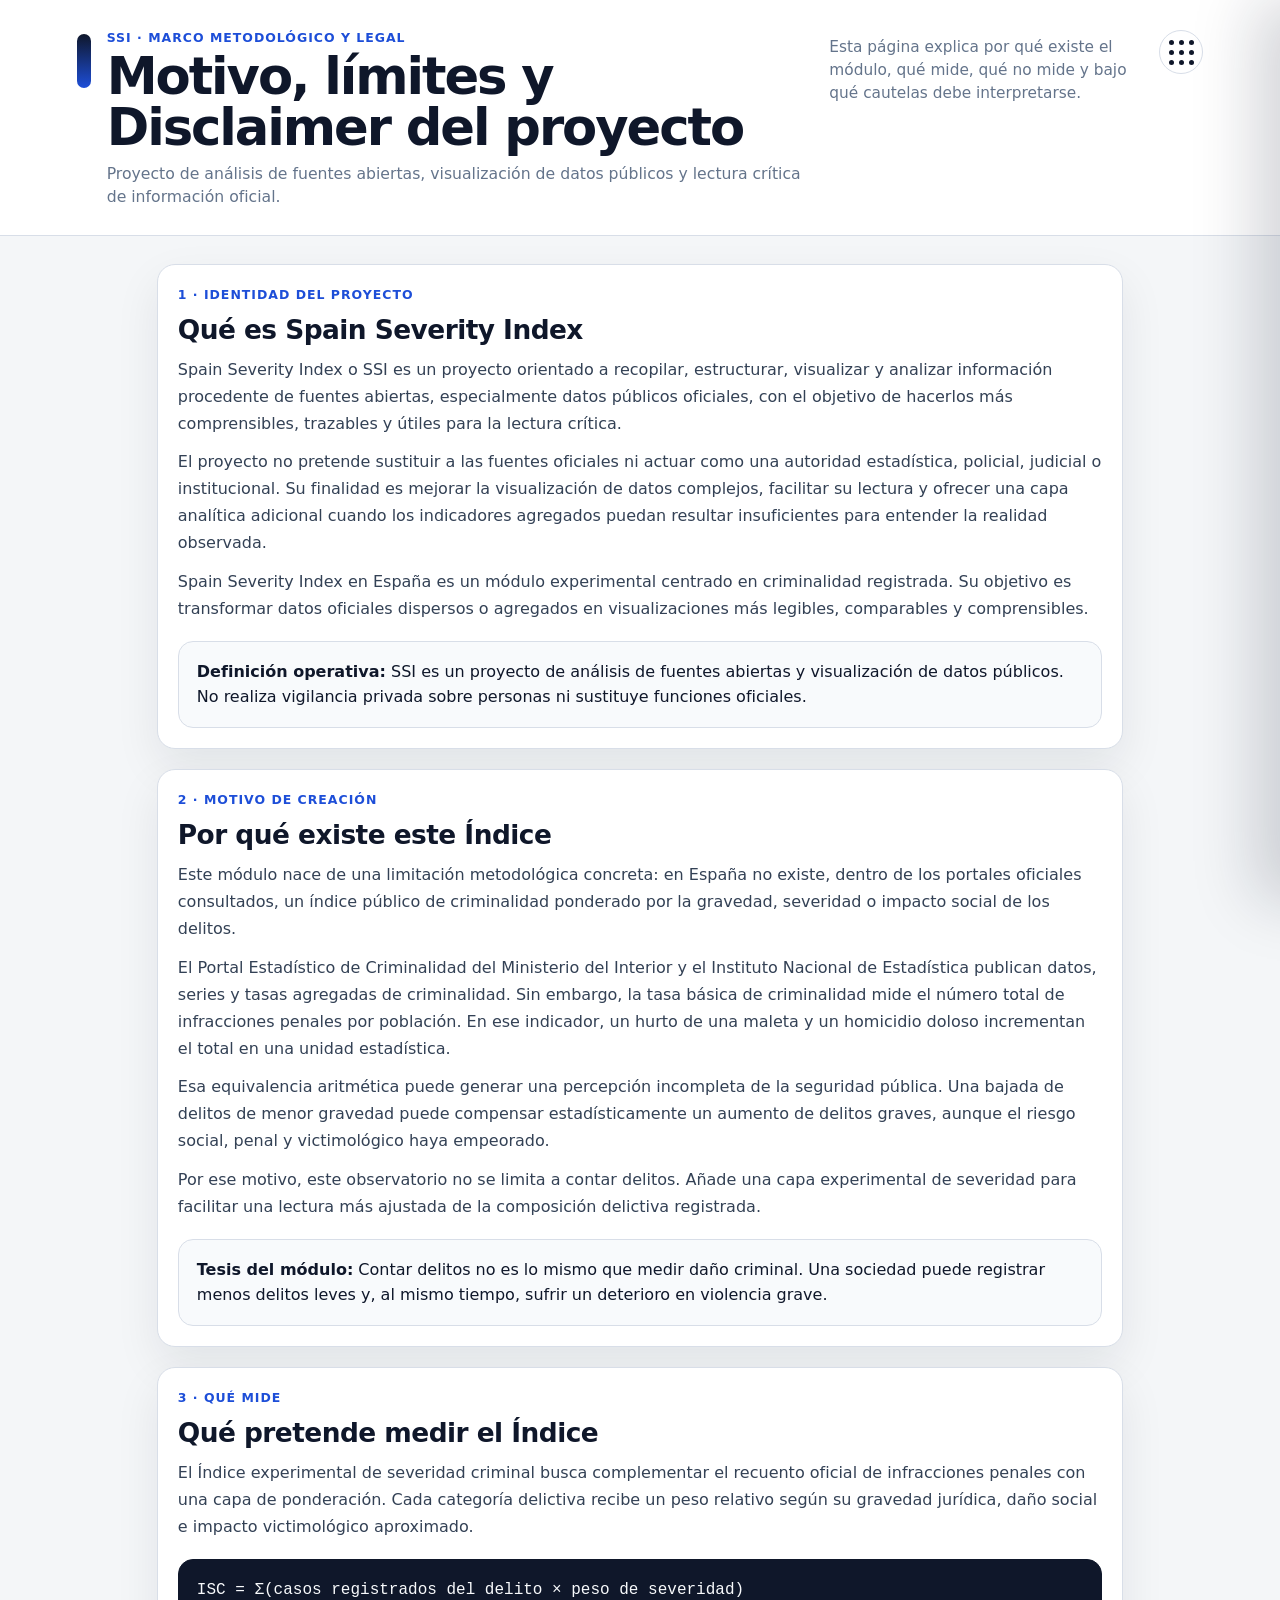
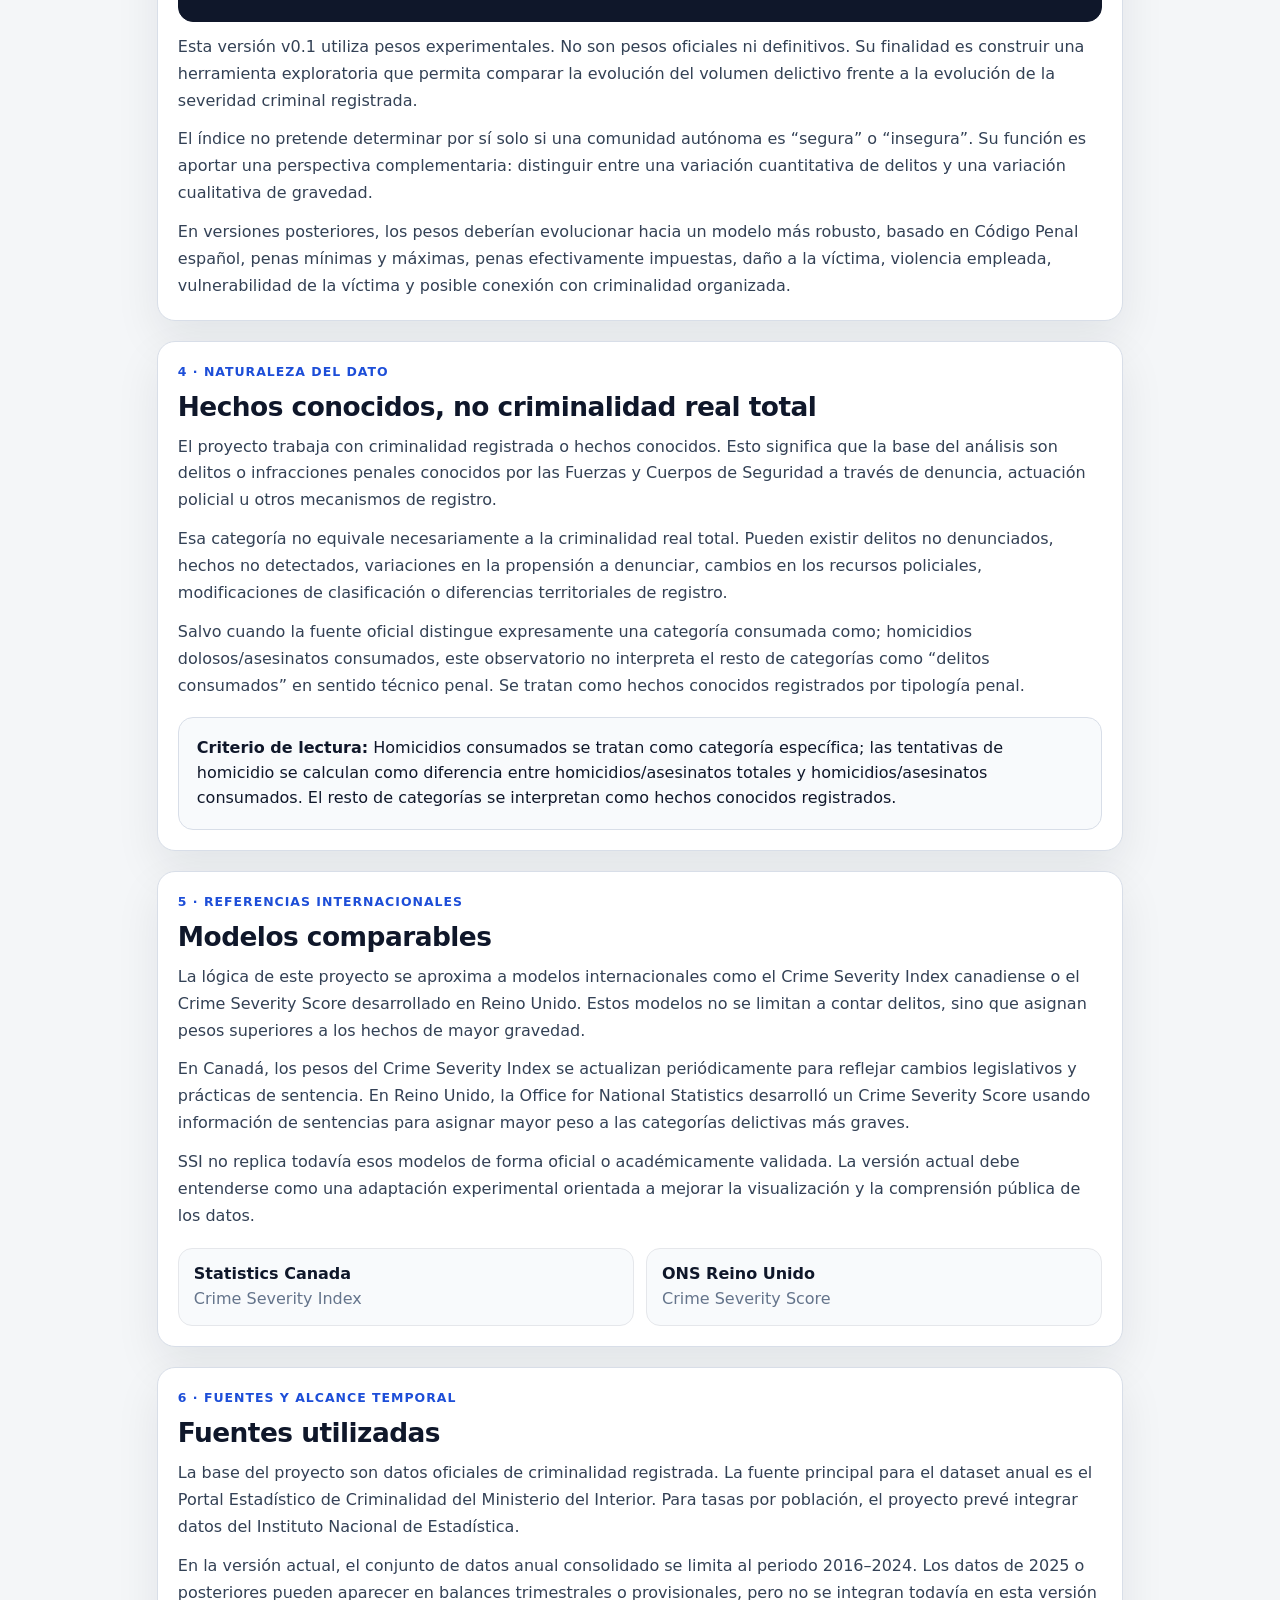
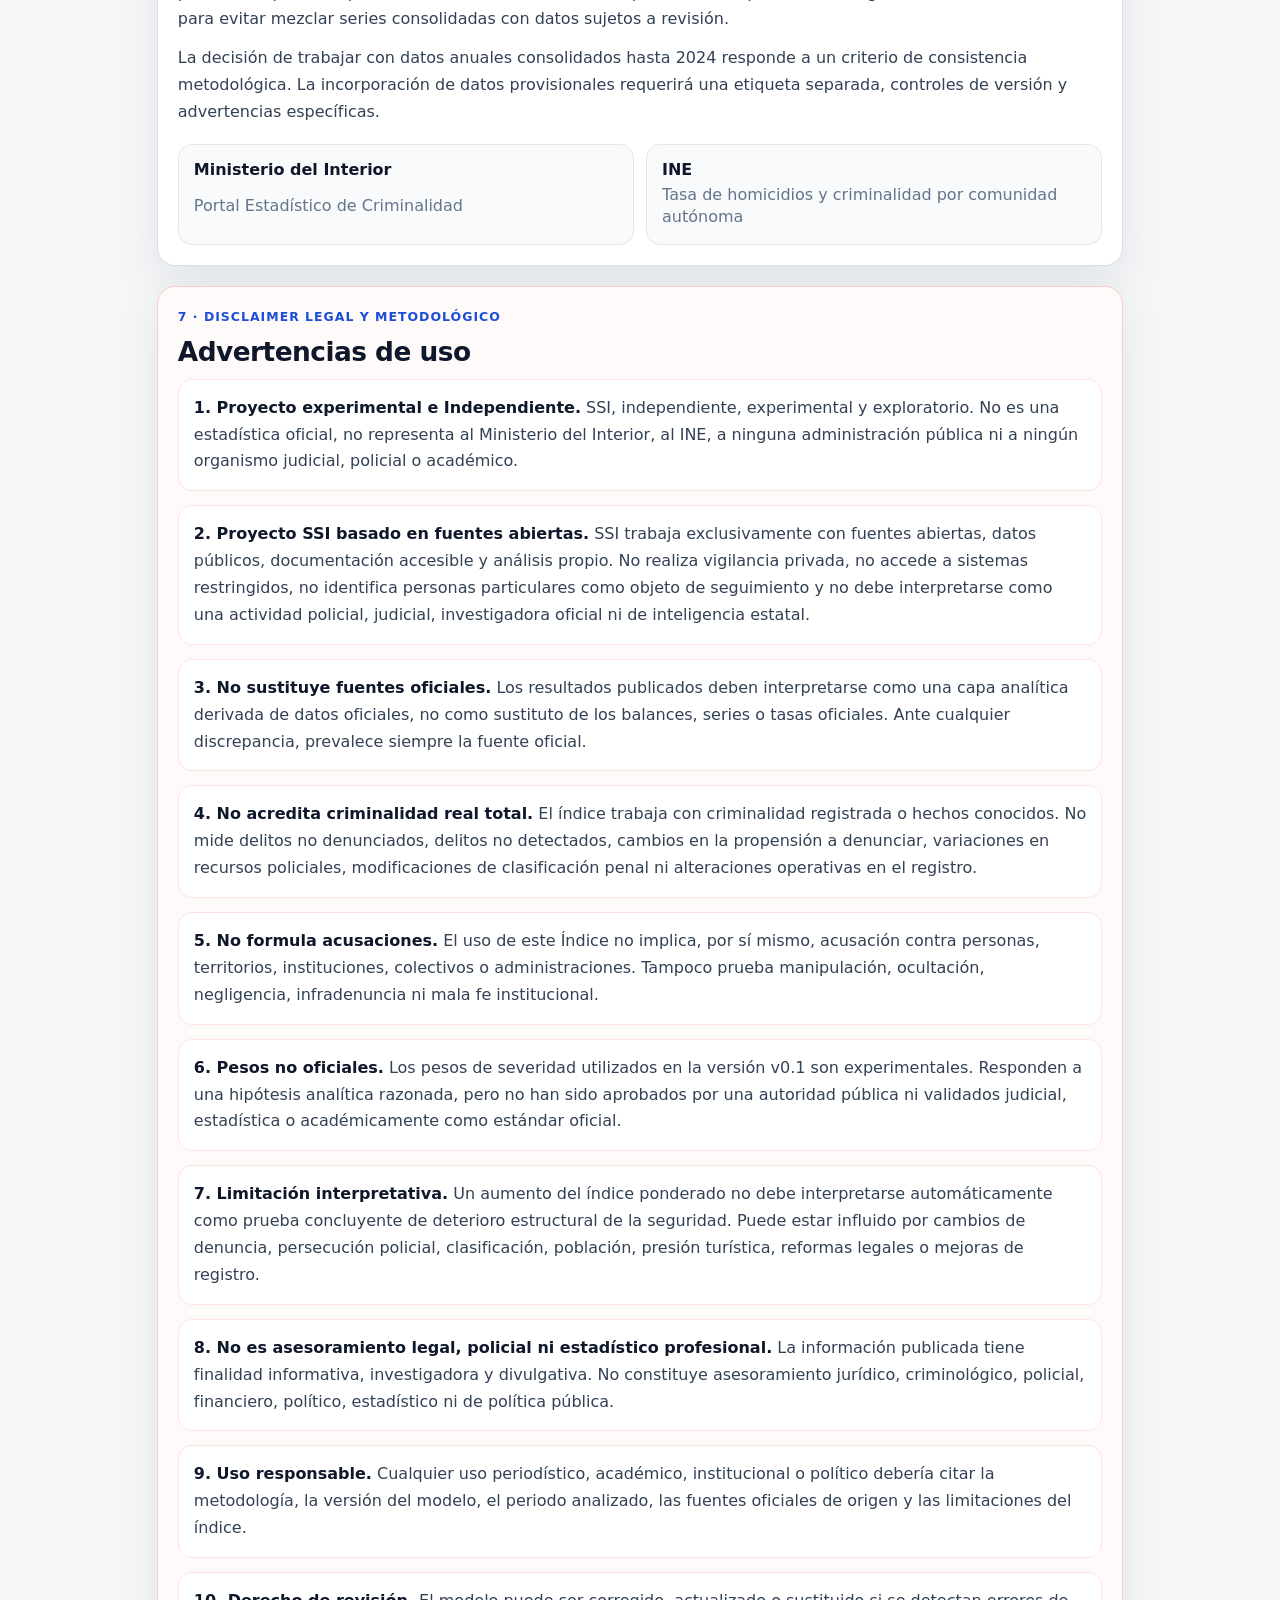
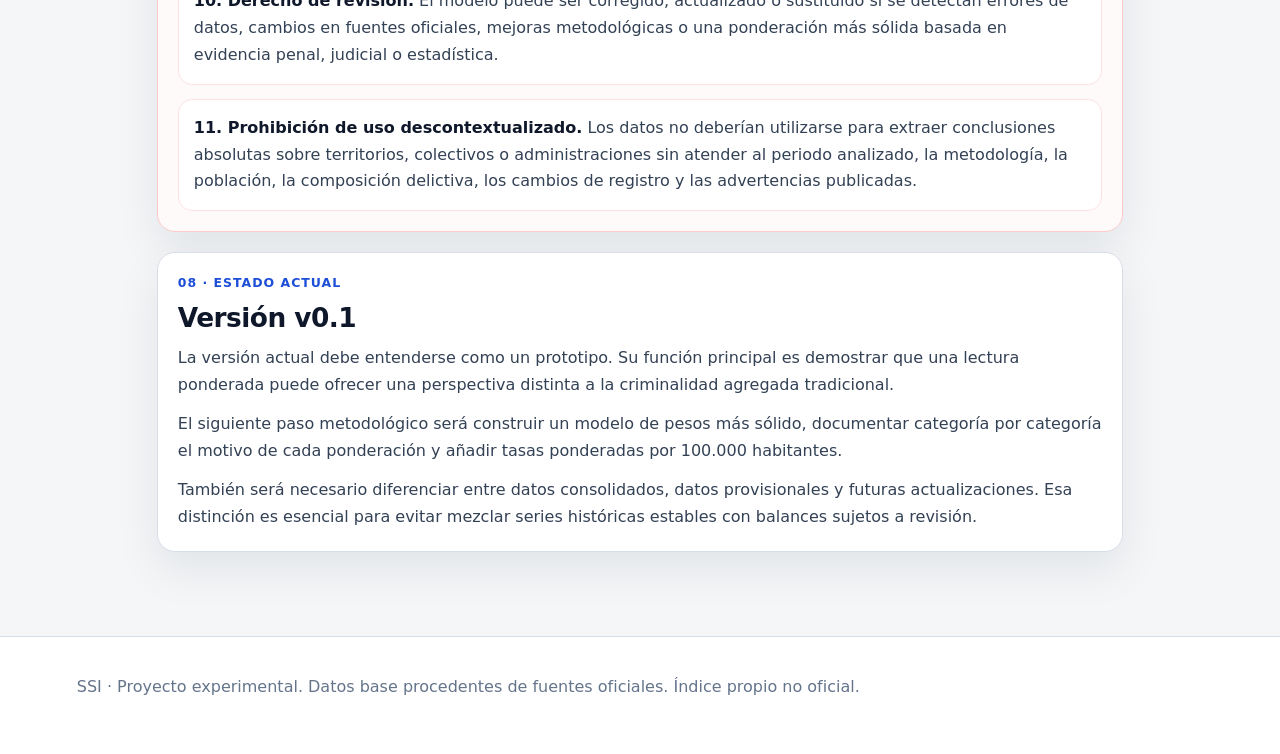
<file: metodologia.html>
<!doctype html>
<html lang="es">
<head>
  <meta charset="utf-8" />
  <meta name="viewport" content="width=device-width, initial-scale=1" />

  <title>Metodología y Disclaimer · SSI </title>

  <meta
    name="description"
    content="Marco metodológico, Límites de uso y Disclaimer legal del módulo Spain Severity Index, dentro del proyecto personal OSINT Vigilante."
  />

  <link rel="stylesheet" href="styles.css?v=20" />
</head>

<body>
  <header class="topbar">
    <div class="brand">
      <span class="brand-mark"></span>

      <div>
        <p class="eyebrow">SSI · Marco metodológico y legal</p>
        <h1>Motivo, límites y Disclaimer del proyecto</h1>
        <p class="project-label">
          Proyecto de análisis de fuentes abiertas, visualización de datos públicos y lectura crítica de información oficial.
        </p>
      </div>
    </div>

    <div class="topbar-actions">
      <p class="header-note">
        Esta página explica por qué existe el módulo, qué mide, qué no mide y bajo qué cautelas debe interpretarse.
      </p>

      <button
        id="menuButton"
        class="apps-button"
        type="button"
        aria-label="Abrir menú"
        aria-expanded="false"
      >
        <span></span><span></span><span></span>
        <span></span><span></span><span></span>
        <span></span><span></span><span></span>
      </button>
    </div>
  </header>

  <div id="drawerOverlay" class="drawer-overlay"></div>

  <aside id="sideDrawer" class="side-drawer" aria-label="Menú lateral">
    <div class="drawer-header">
      <div>
        <p class="eyebrow">Navegación</p>
        <h2>Spain Severity Index</h2>
      </div>

      <button
        id="closeMenuButton"
        class="drawer-close"
        type="button"
        aria-label="Cerrar menú"
      >
        ×
      </button>
    </div>

    <nav class="drawer-nav">
      <a href="index.html">
        <strong>Dashboard</strong>
        <span>Explorar datos ponderados por territorio, año y delito.</span>
      </a>

      <a href="grafica.html">
        <strong>Gráfica avanzada</strong>
        <span>Visualización interactiva independiente para análisis gráfico ampliado.</span>
      </a>

      <a href="mapa.html">
        <strong>Mapa de calor</strong>
        <span>Crecimiento territorial por delito frente a la media nacional.</span>
      </a>

      <a href="metodologia.html">
        <strong>Motivo, metodología y disclaimer legal</strong>
        <span>Por qué existe el proyecto, límites de uso y advertencias.</span>
      </a>
    </nav>

    <div class="drawer-note">
      <strong>Spain Severity Index:</strong>
      Proyecto de análisis de fuentes abiertas y visualización de datos públicos. Serie anual consolidada hasta 2024.
    </div>
  </aside>

  <main class="content-page">
    <section class="panel page-section">
      <p class="section-kicker"> 1 · Identidad del proyecto</p>
      <h2>Qué es Spain Severity Index </h2>

      <p>
        Spain Severity Index o SSI es un proyecto orientado a recopilar, estructurar, visualizar y analizar información procedente de fuentes abiertas, especialmente datos públicos oficiales, con el objetivo de hacerlos más comprensibles, trazables y útiles para la lectura crítica.
      </p>

      <p>
        El proyecto no pretende sustituir a las fuentes oficiales ni actuar como una autoridad estadística, policial, judicial o institucional. Su finalidad es mejorar la visualización de datos complejos, facilitar su lectura y ofrecer una capa analítica adicional cuando los indicadores agregados puedan resultar insuficientes para entender la realidad observada.
      </p>

      <p>
        Spain Severity Index en España es un módulo experimental centrado en criminalidad registrada. Su objetivo es transformar datos oficiales dispersos o agregados en visualizaciones más legibles, comparables y comprensibles.
      </p>

      <div class="quote-box">
        <strong>Definición operativa:</strong>
        SSI es un proyecto de análisis de fuentes abiertas y visualización de datos públicos. No realiza vigilancia privada sobre personas ni sustituye funciones oficiales.
      </div>
    </section>

    <section class="panel page-section">
      <p class="section-kicker"> 2 · Motivo de creación</p>
      <h2>Por qué existe este Índice</h2>

      <p>
        Este módulo nace de una limitación metodológica concreta: en España no existe, dentro de los portales oficiales consultados, un índice público de criminalidad ponderado por la gravedad, severidad o impacto social de los delitos.
      </p>

      <p>
        El Portal Estadístico de Criminalidad del Ministerio del Interior y el Instituto Nacional de Estadística publican datos, series y tasas agregadas de criminalidad. Sin embargo, la tasa básica de criminalidad mide el número total de infracciones penales por población. En ese indicador, un hurto de una maleta y un homicidio doloso incrementan el total en una unidad estadística.
      </p>

      <p>
        Esa equivalencia aritmética puede generar una percepción incompleta de la seguridad pública. Una bajada de delitos de menor gravedad puede compensar estadísticamente un aumento de delitos graves, aunque el riesgo social, penal y victimológico haya empeorado.
      </p>

      <p>
        Por ese motivo, este observatorio no se limita a contar delitos. Añade una capa experimental de severidad para facilitar una lectura más ajustada de la composición delictiva registrada.
      </p>

      <div class="quote-box">
        <strong>Tesis del módulo:</strong>
        Contar delitos no es lo mismo que medir daño criminal. Una sociedad puede registrar menos delitos leves y, al mismo tiempo, sufrir un deterioro en violencia grave.
      </div>
    </section>

    <section class="panel page-section">
      <p class="section-kicker"> 3 · Qué mide</p>
      <h2>Qué pretende medir el Índice</h2>

      <p>
        El Índice experimental de severidad criminal busca complementar el recuento oficial de infracciones penales con una capa de ponderación. Cada categoría delictiva recibe un peso relativo según su gravedad jurídica, daño social e impacto victimológico aproximado.
      </p>

      <div class="formula-box">
               ISC = Σ(casos registrados del delito × peso de severidad)
      </div>

      <p>
        Esta versión v0.1 utiliza pesos experimentales. No son pesos oficiales ni definitivos. Su finalidad es construir una herramienta exploratoria que permita comparar la evolución del volumen delictivo frente a la evolución de la severidad criminal registrada.
      </p>

      <p>
        El índice no pretende determinar por sí solo si una comunidad autónoma es “segura” o “insegura”. Su función es aportar una perspectiva complementaria: distinguir entre una variación cuantitativa de delitos y una variación cualitativa de gravedad.
      </p>

      <p>
        En versiones posteriores, los pesos deberían evolucionar hacia un modelo más robusto, basado en Código Penal español, penas mínimas y máximas, penas efectivamente impuestas, daño a la víctima, violencia empleada, vulnerabilidad de la víctima y posible conexión con criminalidad organizada.
      </p>
    </section>

    <section class="panel page-section">
      <p class="section-kicker"> 4 · Naturaleza del dato</p>
      <h2>Hechos conocidos, no criminalidad real total</h2>

      <p>
        El proyecto trabaja con criminalidad registrada o hechos conocidos. Esto significa que la base del análisis son delitos o infracciones penales conocidos por las Fuerzas y Cuerpos de Seguridad a través de denuncia, actuación policial u otros mecanismos de registro.
      </p>

      <p>
        Esa categoría no equivale necesariamente a la criminalidad real total. Pueden existir delitos no denunciados, hechos no detectados, variaciones en la propensión a denunciar, cambios en los recursos policiales, modificaciones de clasificación o diferencias territoriales de registro.
      </p>

      <p>
        Salvo cuando la fuente oficial distingue expresamente una categoría consumada como; homicidios dolosos/asesinatos consumados, este observatorio no interpreta el resto de categorías como “delitos consumados” en sentido técnico penal. Se tratan como hechos conocidos registrados por tipología penal.
      </p>

      <div class="quote-box">
        <strong>Criterio de lectura:</strong>
        Homicidios consumados se tratan como categoría específica; las tentativas de homicidio se calculan como diferencia entre homicidios/asesinatos totales y homicidios/asesinatos consumados. El resto de categorías se interpretan como hechos conocidos registrados.
      </div>
    </section>

    <section class="panel page-section">
      <p class="section-kicker"> 5 · Referencias internacionales</p>
      <h2>Modelos comparables</h2>

      <p>
        La lógica de este proyecto se aproxima a modelos internacionales como el Crime Severity Index canadiense o el Crime Severity Score desarrollado en Reino Unido. Estos modelos no se limitan a contar delitos, sino que asignan pesos superiores a los hechos de mayor gravedad.
      </p>

      <p>
        En Canadá, los pesos del Crime Severity Index se actualizan periódicamente para reflejar cambios legislativos y prácticas de sentencia. En Reino Unido, la Office for National Statistics desarrolló un Crime Severity Score usando información de sentencias para asignar mayor peso a las categorías delictivas más graves.
      </p>

      <p>
        SSI no replica todavía esos modelos de forma oficial o académicamente validada. La versión actual debe entenderse como una adaptación experimental orientada a mejorar la visualización y la comprensión pública de los datos.
      </p>

      <div class="link-grid">
        <a
          href="https://www.statcan.gc.ca/en/statistical-programs/document/3302_D16_V1"
          target="_blank"
          rel="noopener noreferrer"
        >
          <strong>Statistics Canada</strong>
          <span>Crime Severity Index</span>
        </a>

        <a
          href="https://www.ons.gov.uk/peoplepopulationandcommunity/crimeandjustice/articles/researchoutputsdevelopingacrimeseverityscoreforenglandandwalesusingdataoncrimesrecordedbythepolice/2016-11-29"
          target="_blank"
          rel="noopener noreferrer"
        >
          <strong>ONS Reino Unido</strong>
          <span>Crime Severity Score</span>
        </a>
      </div>
    </section>

    <section class="panel page-section">
      <p class="section-kicker"> 6 · Fuentes y alcance temporal</p>
      <h2>Fuentes utilizadas</h2>

      <p>
        La base del proyecto son datos oficiales de criminalidad registrada. La fuente principal para el dataset anual es el Portal Estadístico de Criminalidad del Ministerio del Interior. Para tasas por población, el proyecto prevé integrar datos del Instituto Nacional de Estadística.
      </p>

      <p>
        En la versión actual, el conjunto de datos anual consolidado se limita al periodo 2016–2024. Los datos de 2025 o posteriores pueden aparecer en balances trimestrales o provisionales, pero no se integran todavía en esta versión para evitar mezclar series consolidadas con datos sujetos a revisión.
      </p>

      <p>
        La decisión de trabajar con datos anuales consolidados hasta 2024 responde a un criterio de consistencia metodológica. La incorporación de datos provisionales requerirá una etiqueta separada, controles de versión y advertencias específicas.
      </p>

      <div class="link-grid">
        <a
          href="https://estadisticasdecriminalidad.ses.mir.es/publico/portalestadistico/"
          target="_blank"
          rel="noopener noreferrer"
        >
          <strong>Ministerio del Interior</strong>
          <span>Portal Estadístico de Criminalidad</span>
        </a>

        <a
          href="https://www.ine.es/jaxiT3/Tabla.htm?t=74615"
          target="_blank"
          rel="noopener noreferrer"
        >
          <strong>INE</strong>
          <span>Tasa de homicidios y criminalidad por comunidad autónoma</span>
        </a>
      </div>
    </section>

    <section class="panel page-section legal-panel">
      <p class="section-kicker"> 7 · Disclaimer legal y metodológico</p>
      <h2>Advertencias de uso</h2>

      <div class="legal-list">
        <p>
          <strong>1. Proyecto experimental e Independiente.</strong>
          SSI, independiente, experimental y exploratorio. No es una estadística oficial, no representa al Ministerio del Interior, al INE, a ninguna administración pública ni a ningún organismo judicial, policial o académico.
        </p>

        <p>
          <strong>2. Proyecto SSI basado en fuentes abiertas.</strong>
          SSI trabaja exclusivamente con fuentes abiertas, datos públicos, documentación accesible y análisis propio. No realiza vigilancia privada, no accede a sistemas restringidos, no identifica personas particulares como objeto de seguimiento y no debe interpretarse como una actividad policial, judicial, investigadora oficial ni de inteligencia estatal.
        </p>

        <p>
          <strong>3. No sustituye fuentes oficiales.</strong>
          Los resultados publicados deben interpretarse como una capa analítica derivada de datos oficiales, no como sustituto de los balances, series o tasas oficiales. Ante cualquier discrepancia, prevalece siempre la fuente oficial.
        </p>

        <p>
          <strong>4. No acredita criminalidad real total.</strong>
          El índice trabaja con criminalidad registrada o hechos conocidos. No mide delitos no denunciados, delitos no detectados, cambios en la propensión a denunciar, variaciones en recursos policiales, modificaciones de clasificación penal ni alteraciones operativas en el registro.
        </p>

        <p>
          <strong>5. No formula acusaciones.</strong>
          El uso de este Índice no implica, por sí mismo, acusación contra personas, territorios, instituciones, colectivos o administraciones. Tampoco prueba manipulación, ocultación, negligencia, infradenuncia ni mala fe institucional.
        </p>

        <p>
          <strong>6. Pesos no oficiales.</strong>
          Los pesos de severidad utilizados en la versión v0.1 son experimentales. Responden a una hipótesis analítica razonada, pero no han sido aprobados por una autoridad pública ni validados judicial, estadística o académicamente como estándar oficial.
        </p>

        <p>
          <strong>7. Limitación interpretativa.</strong>
          Un aumento del índice ponderado no debe interpretarse automáticamente como prueba concluyente de deterioro estructural de la seguridad. Puede estar influido por cambios de denuncia, persecución policial, clasificación, población, presión turística, reformas legales o mejoras de registro.
        </p>

        <p>
          <strong>8. No es asesoramiento legal, policial ni estadístico profesional.</strong>
          La información publicada tiene finalidad informativa, investigadora y divulgativa. No constituye asesoramiento jurídico, criminológico, policial, financiero, político, estadístico ni de política pública.
        </p>

        <p>
          <strong>9. Uso responsable.</strong>
          Cualquier uso periodístico, académico, institucional o político debería citar la metodología, la versión del modelo, el periodo analizado, las fuentes oficiales de origen y las limitaciones del índice.
        </p>

        <p>
          <strong>10. Derecho de revisión.</strong>
          El modelo puede ser corregido, actualizado o sustituido si se detectan errores de datos, cambios en fuentes oficiales, mejoras metodológicas o una ponderación más sólida basada en evidencia penal, judicial o estadística.
        </p>

        <p>
          <strong>11. Prohibición de uso descontextualizado.</strong>
          Los datos no deberían utilizarse para extraer conclusiones absolutas sobre territorios, colectivos o administraciones sin atender al periodo analizado, la metodología, la población, la composición delictiva, los cambios de registro y las advertencias publicadas.
        </p>
      </div>
    </section>

    <section class="panel page-section">
      <p class="section-kicker">08 · Estado actual</p>
      <h2>Versión v0.1</h2>

      <p>
        La versión actual debe entenderse como un prototipo. Su función principal es demostrar que una lectura ponderada puede ofrecer una perspectiva distinta a la criminalidad agregada tradicional.
      </p>

      <p>
        El siguiente paso metodológico será construir un modelo de pesos más sólido, documentar categoría por categoría el motivo de cada ponderación y añadir tasas ponderadas por 100.000 habitantes.
      </p>

      <p>
        También será necesario diferenciar entre datos consolidados, datos provisionales y futuras actualizaciones. Esa distinción es esencial para evitar mezclar series históricas estables con balances sujetos a revisión.
      </p>
    </section>
  </main>

  <footer>
    <p>
      SSI · Proyecto experimental. Datos base procedentes de fuentes oficiales. Índice propio no oficial.
    </p>
  </footer>

  <script src="menu.js?v=18"></script>
</body>
</html>
</file>
<file: styles.css>
:root {
  --bg: #f4f6f8;
  --surface: #ffffff;
  --surface-soft: #f8fafc;
  --text: #111827;
  --muted: #64748b;
  --border: #d8dee8;
  --border-soft: #e5e7eb;
  --navy: #0f172a;
  --blue: #1d4ed8;
  --blue-soft: #eff6ff;
  --green: #047857;
  --green-soft: #ecfdf5;
  --red: #b91c1c;
  --red-soft: #fef2f2;
  --amber: #b45309;
  --amber-soft: #fffbeb;
  --shadow: 0 18px 45px rgba(15, 23, 42, 0.08);
}

* {
  box-sizing: border-box;
}

html,
body {
  max-width: 100%;
}

body {
  margin: 0;
  font-family: Inter, ui-sans-serif, system-ui, -apple-system, BlinkMacSystemFont, "Segoe UI", sans-serif;
  background: var(--bg);
  color: var(--text);
}

/* =========================
   Header
   ========================= */

.topbar {
  padding: 30px 6vw 26px;
  background: var(--surface);
  border-bottom: 1px solid var(--border);
  display: flex;
  align-items: flex-start;
  justify-content: space-between;
  gap: 28px;
}

.brand {
  display: flex;
  align-items: flex-start;
  gap: 16px;
}

.brand-mark {
  width: 18px;
  height: 54px;
  border-radius: 999px;
  background: linear-gradient(180deg, var(--navy), var(--blue));
  display: inline-block;
  margin-top: 4px;
}

.eyebrow {
  margin: 0 0 6px;
  color: var(--blue);
  font-weight: 700;
  text-transform: uppercase;
  font-size: 0.78rem;
  letter-spacing: 0.08em;
}

h1 {
  margin: 0;
  max-width: 900px;
  font-size: clamp(1.9rem, 4vw, 3.7rem);
  line-height: 1;
  color: var(--navy);
  letter-spacing: -0.04em;
}

.project-label {
  margin: 10px 0 0;
  color: var(--muted);
  font-size: 0.98rem;
  line-height: 1.45;
  max-width: 760px;
}

.header-note {
  max-width: 420px;
  margin: 6px 0 0;
  color: var(--muted);
  line-height: 1.5;
  font-size: 0.96rem;
}

.topbar-actions {
  display: flex;
  align-items: flex-start;
  gap: 18px;
}

.apps-button {
  width: 44px;
  height: 44px;
  flex: 0 0 auto;
  display: grid;
  grid-template-columns: repeat(3, 5px);
  grid-template-rows: repeat(3, 5px);
  gap: 5px;
  justify-content: center;
  align-content: center;
  border: 1px solid var(--border);
  border-radius: 999px;
  background: var(--surface);
  cursor: pointer;
  transition: background 0.15s ease, box-shadow 0.15s ease, transform 0.15s ease;
}

.apps-button span {
  width: 5px;
  height: 5px;
  border-radius: 999px;
  background: var(--navy);
  display: block;
}

.apps-button:hover {
  background: var(--blue-soft);
  box-shadow: 0 10px 28px rgba(15, 23, 42, 0.12);
  transform: translateY(-1px);
}

/* =========================
   Drawer
   ========================= */

.no-scroll {
  overflow: hidden;
}

.drawer-overlay {
  position: fixed;
  inset: 0;
  background: rgba(15, 23, 42, 0.38);
  opacity: 0;
  pointer-events: none;
  transition: opacity 0.2s ease;
  z-index: 40;
}

.drawer-overlay.overlay-visible {
  opacity: 1;
  pointer-events: auto;
}

.side-drawer {
  position: fixed;
  top: 0;
  right: 0;
  width: min(430px, 92vw);
  height: 100vh;
  background: var(--surface);
  border-left: 1px solid var(--border);
  box-shadow: -24px 0 60px rgba(15, 23, 42, 0.18);
  transform: translateX(100%);
  transition: transform 0.24s ease;
  z-index: 50;
  padding: 24px;
  display: flex;
  flex-direction: column;
}

.side-drawer.drawer-open {
  transform: translateX(0);
}

.drawer-header {
  display: flex;
  justify-content: space-between;
  align-items: flex-start;
  gap: 18px;
  padding-bottom: 18px;
  border-bottom: 1px solid var(--border-soft);
}

.drawer-header h2 {
  margin: 0;
  color: var(--navy);
  letter-spacing: -0.03em;
}

.drawer-close {
  width: 38px;
  height: 38px;
  border: 1px solid var(--border);
  border-radius: 999px;
  background: var(--surface-soft);
  color: var(--navy);
  font-size: 1.5rem;
  line-height: 1;
  cursor: pointer;
}

.drawer-close:hover {
  background: var(--blue-soft);
}

.drawer-nav {
  display: grid;
  gap: 12px;
  margin-top: 22px;
}

.drawer-nav a {
  display: grid;
  gap: 5px;
  padding: 15px;
  border: 1px solid var(--border-soft);
  border-radius: 14px;
  background: var(--surface-soft);
  color: var(--text);
  text-decoration: none;
  transition: background 0.15s ease, border-color 0.15s ease, transform 0.15s ease;
}

.drawer-nav a:hover {
  background: var(--blue-soft);
  border-color: rgba(29, 78, 216, 0.35);
  transform: translateY(-1px);
}

.drawer-nav strong {
  color: var(--navy);
}

.drawer-nav span {
  color: var(--muted);
  line-height: 1.4;
  font-size: 0.92rem;
}

.drawer-note {
  margin-top: auto;
  padding: 14px;
  border: 1px solid #cbd5e1;
  border-radius: 14px;
  background: #f1f5f9;
  color: #334155;
  line-height: 1.45;
}

/* =========================
   Main layout
   ========================= */

main {
  padding: 28px 6vw 64px;
}

/* =========================
   Methodology warning
   ========================= */

details.method-warning {
  margin-bottom: 20px;
  padding: 0;
  border: 1px solid var(--red);
  border-left: 5px solid var(--red);
  border-radius: 14px;
  background: #ffffff;
  color: #111827;
  overflow: hidden;
}

details.method-warning summary {
  display: flex;
  align-items: center;
  justify-content: space-between;
  gap: 14px;
  padding: 15px 17px;
  cursor: pointer;
  color: #111827;
  font-weight: 800;
  line-height: 1.35;
  list-style: none;
  user-select: none;
}

details.method-warning summary::-webkit-details-marker {
  display: none;
}

details.method-warning summary::after {
  content: "";
  width: 9px;
  height: 9px;
  border-right: 2px solid #111827;
  border-bottom: 2px solid #111827;
  transform: rotate(45deg);
  transition: transform 0.15s ease;
  flex: 0 0 auto;
  margin-right: 3px;
}

details.method-warning[open] summary {
  border-bottom: 1px solid #fee2e2;
}

details.method-warning[open] summary::after {
  transform: rotate(-135deg);
}

.method-warning-body {
  padding: 15px 17px 17px;
  color: #111827;
  line-height: 1.55;
  background: #ffffff;
}

.method-warning-body p {
  margin: 0 0 11px;
  color: #111827;
}

.method-warning-body p:last-child {
  margin-bottom: 0;
}

.method-warning-body strong {
  color: #111827;
}

section.method-warning {
  margin-bottom: 20px;
  padding: 15px 17px;
  border: 1px solid var(--red);
  border-left: 5px solid var(--red);
  border-radius: 14px;
  background: #ffffff;
  color: #111827;
  line-height: 1.45;
}

/* =========================
   Filters
   ========================= */

.filters-panel {
  display: grid;
  grid-template-columns: repeat(4, minmax(180px, 1fr));
  gap: 14px;
  padding: 18px;
  background: var(--surface);
  border: 1px solid var(--border);
  border-radius: 18px;
  box-shadow: var(--shadow);
  margin-bottom: 20px;
}

label {
  display: grid;
  gap: 7px;
  color: var(--muted);
  font-size: 0.87rem;
  font-weight: 600;
}

select {
  width: 100%;
  padding: 11px 13px;
  border: 1px solid var(--border);
  border-radius: 10px;
  background: var(--surface-soft);
  color: var(--text);
  font-size: 0.96rem;
  outline: none;
}

select:focus {
  border-color: var(--blue);
  box-shadow: 0 0 0 3px rgba(29, 78, 216, 0.12);
}

/* =========================
   KPI cards
   ========================= */

.kpi-grid {
  display: grid;
  grid-template-columns: repeat(4, minmax(160px, 1fr));
  gap: 14px;
  margin-bottom: 20px;
}

.kpi-card {
  padding: 18px;
  background: var(--surface);
  border: 1px solid var(--border);
  border-radius: 18px;
  box-shadow: var(--shadow);
}

.kpi-label {
  margin: 0 0 8px;
  color: var(--muted);
  font-size: 0.84rem;
  font-weight: 700;
  text-transform: uppercase;
  letter-spacing: 0.05em;
}

.kpi-card h2 {
  margin: 0;
  font-size: 2rem;
  color: var(--navy);
  letter-spacing: -0.04em;
}

.kpi-context {
  margin: 8px 0 0;
  color: var(--muted);
  font-size: 0.9rem;
}

/* =========================
   Desktop dashboard
   ========================= */

.dashboard-grid {
  display: grid;
  grid-template-columns: minmax(0, 2.1fr) minmax(310px, 0.9fr);
  gap: 20px;
  margin-bottom: 20px;
}

.panel {
  background: var(--surface);
  border: 1px solid var(--border);
  border-radius: 18px;
  padding: 20px;
  box-shadow: var(--shadow);
}

.chart-panel {
  min-width: 0;
}

.panel-header {
  display: flex;
  justify-content: space-between;
  align-items: flex-start;
  gap: 18px;
  margin-bottom: 14px;
}

.panel h2 {
  margin: 0;
  color: var(--navy);
  font-size: 1.22rem;
  letter-spacing: -0.02em;
}

.panel h3 {
  margin: 0 0 10px;
  color: var(--navy);
  font-size: 1rem;
}

.panel p {
  margin: 6px 0 0;
  color: var(--muted);
  line-height: 1.5;
}

canvas {
  width: 100%;
  height: auto;
  border: 1px solid var(--border-soft);
  border-radius: 16px;
  background: #ffffff;
}

.insight-box {
  color: #334155;
  line-height: 1.55;
}

.insight-box strong {
  color: var(--navy);
}

.divider {
  height: 1px;
  background: var(--border-soft);
  margin: 18px 0;
}

.selected-cell-box {
  padding: 14px;
  border: 1px solid var(--border-soft);
  border-radius: 14px;
  background: var(--surface-soft);
  color: #334155;
  line-height: 1.55;
}

/* =========================
   Tables
   ========================= */

.table-scroll {
  overflow-x: auto;
  border: 1px solid var(--border-soft);
  border-radius: 14px;
}

table {
  width: 100%;
  border-collapse: collapse;
  font-size: 0.91rem;
  background: var(--surface);
}

th,
td {
  padding: 11px 10px;
  border-bottom: 1px solid var(--border-soft);
  text-align: right;
  white-space: nowrap;
}

th:first-child,
td:first-child {
  text-align: left;
  position: sticky;
  left: 0;
  background: var(--surface);
  z-index: 1;
}

th {
  color: var(--muted);
  background: #f8fafc;
  font-weight: 700;
  font-size: 0.82rem;
  text-transform: uppercase;
  letter-spacing: 0.04em;
}

.annual-table th.year-header {
  cursor: pointer;
  color: var(--blue);
}

.annual-table th.year-header:hover {
  background: var(--blue-soft);
}

.annual-cell {
  cursor: pointer;
  min-width: 118px;
  transition: background 0.12s ease, outline 0.12s ease;
}

.annual-cell:hover {
  background: var(--blue-soft);
}

.cell-value {
  display: block;
  font-weight: 700;
  color: var(--navy);
}

.cell-change {
  display: block;
  margin-top: 3px;
  font-size: 0.77rem;
}

.change-positive {
  color: var(--red);
}

.change-negative {
  color: var(--green);
}

.change-neutral {
  color: var(--muted);
}

.selected-cell {
  outline: 2px solid var(--blue);
  outline-offset: -2px;
  background: var(--blue-soft);
}

/* =========================
   Badges and weights
   ========================= */

.badge {
  display: inline-flex;
  align-items: center;
  padding: 3px 8px;
  border-radius: 999px;
  font-size: 0.78rem;
  font-weight: 700;
}

.badge-positive {
  background: var(--red-soft);
  color: var(--red);
}

.badge-negative {
  background: var(--green-soft);
  color: var(--green);
}

.badge-neutral {
  background: #f1f5f9;
  color: var(--muted);
}

.weights-grid {
  display: grid;
  grid-template-columns: repeat(auto-fit, minmax(240px, 1fr));
  gap: 10px;
}

.weight-card {
  display: flex;
  justify-content: space-between;
  gap: 14px;
  padding: 13px;
  border: 1px solid var(--border-soft);
  border-radius: 13px;
  background: var(--surface-soft);
}

.weight-card span {
  color: #334155;
}

.weight-card strong {
  color: var(--navy);
}

/* =========================
   Content pages
   ========================= */

.content-page {
  max-width: 1120px;
  margin: 0 auto;
}

.page-section {
  margin-bottom: 20px;
}

.page-section h2 {
  font-size: 1.65rem;
  margin-bottom: 12px;
}

.page-section p {
  color: #334155;
  font-size: 1rem;
  line-height: 1.68;
  margin: 12px 0 0;
}

.section-kicker {
  margin: 0 0 8px !important;
  color: var(--blue) !important;
  font-weight: 800;
  text-transform: uppercase;
  letter-spacing: 0.08em;
  font-size: 0.78rem !important;
}

.quote-box,
.formula-box {
  margin-top: 18px;
  padding: 18px;
  border-radius: 15px;
  border: 1px solid var(--border);
  background: var(--surface-soft);
  color: var(--navy);
  line-height: 1.55;
}

.formula-box {
  font-family: ui-monospace, SFMono-Regular, Menlo, Monaco, Consolas, "Liberation Mono", monospace;
  font-size: 1rem;
  background: #0f172a;
  color: #f8fafc;
  border-color: #0f172a;
}

.link-grid {
  margin-top: 18px;
  display: grid;
  grid-template-columns: repeat(auto-fit, minmax(260px, 1fr));
  gap: 12px;
}

.link-grid a {
  display: grid;
  gap: 5px;
  padding: 15px;
  border: 1px solid var(--border-soft);
  border-radius: 14px;
  background: var(--surface-soft);
  text-decoration: none;
}

.link-grid a:hover {
  background: var(--blue-soft);
  border-color: rgba(29, 78, 216, 0.35);
}

.link-grid strong {
  color: var(--navy);
}

.link-grid span {
  color: var(--muted);
  line-height: 1.4;
}

.legal-panel {
  border-color: #fecaca;
  background: #fffafa;
}

.legal-list {
  display: grid;
  gap: 14px;
}

.legal-list p {
  margin: 0;
  padding: 15px;
  border: 1px solid #fee2e2;
  border-radius: 14px;
  background: #ffffff;
}

.legal-list strong {
  color: var(--navy);
}

/* =========================
   Mobile dashboard base
   ========================= */

.mobile-only {
  display: none;
}

.mobile-view {
  display: none;
}

.mobile-view.active {
  display: block;
}

.mobile-graph-link {
  display: inline-flex;
  justify-content: center;
  align-items: center;
  width: 100%;
  margin-top: 12px;
  padding: 12px 14px;
  border-radius: 999px;
  background: var(--navy);
  color: #ffffff;
  text-decoration: none;
  font-weight: 800;
  font-size: 0.88rem;
}

/* =========================
   Mobile comparison context
   ========================= */

.mobile-context-card {
  padding: 14px;
  border: 1px solid rgba(29, 78, 216, 0.28);
  border-radius: 15px;
  background: var(--blue-soft);
  margin-bottom: 12px;
  color: #1e293b;
}

.mobile-context-card strong {
  display: block;
  margin-top: 4px;
  color: var(--navy);
  font-size: 1.35rem;
  letter-spacing: -0.04em;
}

.mobile-context-card p {
  margin: 7px 0 0;
  color: #334155;
  font-size: 0.84rem;
  line-height: 1.45;
}

.mobile-change-box {
  display: grid;
  justify-items: end;
  gap: 4px;
}

.mobile-change-box small {
  color: var(--muted);
  font-size: 0.68rem;
  font-weight: 800;
  text-transform: uppercase;
  letter-spacing: 0.05em;
}

.mobile-card-compare {
  padding-top: 9px;
  border-top: 1px solid var(--border-soft);
  color: var(--muted);
  font-size: 0.76rem;
  font-weight: 700;
}

/* =========================
   Footer
   ========================= */

footer {
  padding: 24px 6vw 42px;
  color: var(--muted);
  border-top: 1px solid var(--border);
  background: var(--surface);
}

/* =========================
   Advanced graph
   ========================= */

.advanced-hero h2 {
  margin: 0;
  color: var(--navy);
  font-size: 1.55rem;
  letter-spacing: 0;
}

.advanced-hero p {
  max-width: 920px;
}

.advanced-controls {
  display: grid;
  grid-template-columns: repeat(6, minmax(150px, 1fr));
  gap: 14px;
  padding: 18px;
  background: var(--surface);
  border: 1px solid var(--border);
  border-radius: 18px;
  box-shadow: var(--shadow);
  margin-bottom: 20px;
}

.advanced-grid {
  display: grid;
  grid-template-columns: minmax(0, 2fr) minmax(320px, 0.8fr);
  gap: 20px;
  margin-bottom: 20px;
}

.advanced-chart-panel {
  min-width: 0;
}

.advanced-canvas-wrap {
  width: 100%;
  min-height: 500px;
  border: 1px solid var(--border-soft);
  border-radius: 16px;
  background: #ffffff;
  overflow: hidden;
}

#advancedChartCanvas {
  display: block;
  width: 100%;
  height: auto;
  border: 0;
  border-radius: 0;
  cursor: crosshair;
}

.advanced-chart-help {
  margin-top: 10px !important;
  color: var(--muted);
  font-size: 0.84rem;
}

.advanced-insight-box {
  color: #334155;
  line-height: 1.55;
}

.advanced-selected-year {
  padding: 14px;
  border: 1px solid rgba(29, 78, 216, 0.28);
  border-radius: 15px;
  background: var(--blue-soft);
  margin-bottom: 14px;
}

.advanced-selected-year span {
  display: block;
  color: var(--muted);
  font-size: 0.74rem;
  font-weight: 800;
  text-transform: uppercase;
  letter-spacing: 0.06em;
}

.advanced-selected-year strong {
  display: block;
  margin-top: 5px;
  color: var(--navy);
  font-size: 2rem;
  letter-spacing: 0;
}

.advanced-detail-grid {
  display: grid;
  gap: 10px;
  margin-bottom: 14px;
}

.advanced-detail-grid div {
  padding: 12px;
  border: 1px solid var(--border-soft);
  border-radius: 13px;
  background: var(--surface-soft);
}

.advanced-detail-grid span {
  display: block;
  color: var(--muted);
  font-size: 0.72rem;
  font-weight: 800;
  text-transform: uppercase;
  letter-spacing: 0.05em;
}

.advanced-detail-grid strong {
  display: block;
  margin-top: 5px;
  color: var(--navy);
  font-size: 1rem;
}

.advanced-table tbody tr {
  cursor: pointer;
}

.advanced-table tbody tr:hover {
  background: var(--blue-soft);
}

.advanced-table tbody tr.selected-row {
  background: var(--blue-soft);
  outline: 2px solid rgba(29, 78, 216, 0.35);
  outline-offset: -2px;
}

.advanced-mobile-panel {
  display: none;
}

.advanced-mobile-list {
  display: grid;
  gap: 10px;
}

.advanced-year-card {
  width: 100%;
  display: grid;
  gap: 9px;
  padding: 13px;
  border: 1px solid var(--border-soft);
  border-radius: 15px;
  background: #ffffff;
  text-align: left;
  cursor: pointer;
}

.advanced-year-card.selected {
  border-color: rgba(29, 78, 216, 0.55);
  background: var(--blue-soft);
}

.advanced-year-card-top,
.advanced-year-card-bottom {
  display: flex;
  justify-content: space-between;
  align-items: center;
  gap: 12px;
}

.advanced-year-card-top strong {
  color: var(--navy);
  font-size: 1rem;
}

.advanced-year-card-bottom {
  color: var(--muted);
  font-size: 0.78rem;
}

.advanced-year-card-bottom strong {
  color: var(--navy);
  font-size: 0.94rem;
}

.advanced-mobile-bar-track {
  width: 100%;
  height: 9px;
  border-radius: 999px;
  background: #e2e8f0;
  overflow: hidden;
}

.advanced-mobile-bar-fill {
  display: block;
  height: 100%;
  border-radius: 999px;
  background: var(--blue);
}

@media (max-width: 1100px) {
  .advanced-controls {
    grid-template-columns: repeat(3, minmax(150px, 1fr));
  }

  .advanced-grid {
    grid-template-columns: 1fr;
  }
}

@media (max-width: 900px), (hover: none) and (pointer: coarse) {
  .advanced-controls {
    position: static;
    grid-template-columns: 1fr 1fr;
    gap: 10px;
    padding: 12px;
    border-radius: 16px;
    margin-bottom: 12px;
    box-shadow: 0 14px 34px rgba(15, 23, 42, 0.10);
  }

  .advanced-controls label:first-child,
  .advanced-controls label:nth-child(2) {
    grid-column: 1 / -1;
  }

  .advanced-grid {
    display: grid;
    gap: 12px;
    margin-bottom: 12px;
  }

  .advanced-canvas-wrap {
    min-height: 360px;
  }

  .advanced-chart-help {
    display: none;
  }

  .advanced-mobile-panel {
    display: block;
    margin-bottom: 12px;
  }

  .advanced-table-panel {
    display: none;
  }

  .advanced-selected-year strong {
    font-size: 1.5rem;
  }
}

@media (max-width: 640px) {
  .advanced-controls {
    grid-template-columns: 1fr;
  }
}

/* =========================
   Responsive
   ========================= */

@media (max-width: 1100px) {
  .filters-panel {
    grid-template-columns: repeat(2, minmax(180px, 1fr));
  }

  .kpi-grid {
    grid-template-columns: repeat(2, minmax(160px, 1fr));
  }

  .dashboard-grid {
    grid-template-columns: 1fr;
  }

  .topbar {
    flex-direction: column;
  }

  .topbar-actions {
    width: 100%;
    justify-content: space-between;
  }
}

@media (max-width: 900px), (hover: none) and (pointer: coarse) {
  html,
  body {
    max-width: 100%;
    overflow-x: hidden;
  }

  body {
    background: #f8fafc;
  }

  .topbar {
    padding: 18px 16px 14px;
    gap: 16px;
  }

  .brand {
    gap: 11px;
  }

  .brand-mark {
    width: 10px;
    height: 46px;
  }

  .eyebrow {
    font-size: 0.68rem;
    line-height: 1.25;
  }

  h1 {
    font-size: 1.65rem;
    line-height: 1.05;
    letter-spacing: -0.035em;
  }

  .project-label {
    font-size: 0.82rem;
    margin-top: 8px;
  }

  .topbar-actions {
    align-items: center;
  }

  .header-note {
    display: none;
  }

  .apps-button {
    width: 42px;
    height: 42px;
  }

  main {
    max-width: 100%;
    overflow-x: hidden;
    padding: 14px 12px 42px;
  }

  details.method-warning {
    margin-bottom: 12px;
    border-radius: 14px;
  }

  details.method-warning summary {
    padding: 13px;
    font-size: 0.84rem;
  }

  .method-warning-body {
    padding: 13px;
    font-size: 0.82rem;
    line-height: 1.5;
  }

  section.method-warning {
    margin-bottom: 12px;
    padding: 13px;
    border-radius: 14px;
    font-size: 0.82rem;
    line-height: 1.5;
  }

  .filters-panel {
    position: sticky;
    top: 0;
    z-index: 20;
    display: grid;
    grid-template-columns: 1fr 1fr;
    gap: 10px;
    padding: 12px;
    border-radius: 16px;
    margin-bottom: 12px;
    box-shadow: 0 14px 34px rgba(15, 23, 42, 0.12);
  }

  .filters-panel label {
    min-width: 0;
    font-size: 0.72rem;
    gap: 5px;
  }

  .filters-panel label:first-child {
    grid-column: 1 / -1;
  }

  select {
    padding: 10px 9px;
    font-size: 0.84rem;
    border-radius: 10px;
  }

  .kpi-grid {
    display: grid;
    grid-template-columns: 1fr 1fr;
    gap: 10px;
    margin-bottom: 12px;
  }

  .kpi-card {
    padding: 13px;
    border-radius: 15px;
    box-shadow: none;
  }

  .kpi-label {
    font-size: 0.66rem;
    line-height: 1.25;
    margin-bottom: 7px;
  }

  .kpi-card h2 {
    font-size: 1.25rem;
    letter-spacing: -0.03em;
  }

  .kpi-context {
    font-size: 0.72rem;
    line-height: 1.35;
  }

  .desktop-dashboard-grid,
  .desktop-annual-panel,
  .desktop-ranking-panel {
    display: none !important;
  }

  .mobile-only {
    display: block !important;
  }

  .mobile-dashboard {
    margin-bottom: 12px;
  }

  .mobile-tabs {
    position: sticky;
    top: 118px;
    z-index: 19;
    display: grid;
    grid-template-columns: repeat(4, 1fr);
    gap: 7px;
    padding: 7px;
    margin-bottom: 10px;
    border: 1px solid var(--border);
    border-radius: 18px;
    background: rgba(255, 255, 255, 0.94);
    backdrop-filter: blur(12px);
  }

  .mobile-tab {
    border: 0;
    border-radius: 999px;
    background: transparent;
    color: var(--muted);
    padding: 9px 3px;
    font-size: 0.72rem;
    font-weight: 800;
    cursor: pointer;
  }

  .mobile-tab.active {
    background: var(--navy);
    color: #ffffff;
  }

  .mobile-view {
    display: none !important;
  }

  .mobile-view.active {
    display: block !important;
  }

  .mobile-panel {
    background: var(--surface);
    border: 1px solid var(--border);
    border-radius: 18px;
    padding: 15px;
    box-shadow: 0 12px 32px rgba(15, 23, 42, 0.08);
  }

  .mobile-panel-header {
    margin-bottom: 12px;
  }

  .mobile-panel-header h2 {
    margin: 0;
    color: var(--navy);
    font-size: 1.1rem;
    letter-spacing: -0.025em;
  }

  .mobile-panel-header p {
    font-size: 0.82rem;
    line-height: 1.45;
  }

  .mobile-summary-card {
    padding: 14px;
    border: 1px solid var(--border-soft);
    border-radius: 15px;
    background: var(--surface-soft);
    margin-bottom: 10px;
  }

  .mobile-summary-card.primary {
    background: #0f172a;
    color: #ffffff;
    border-color: #0f172a;
  }

  .mobile-summary-card.primary .mobile-label,
  .mobile-summary-card.primary p {
    color: #cbd5e1;
  }

  .mobile-summary-card strong {
    display: block;
    margin-top: 4px;
    color: inherit;
    font-size: 1.08rem;
    line-height: 1.25;
  }

  .mobile-summary-card p {
    margin: 8px 0 0;
    color: #475569;
    font-size: 0.86rem;
    line-height: 1.45;
  }

  .mobile-label {
    color: var(--muted);
    font-size: 0.72rem;
    font-weight: 800;
    text-transform: uppercase;
    letter-spacing: 0.06em;
  }

  .mobile-metric-grid {
    display: grid;
    grid-template-columns: 1fr 1fr;
    gap: 10px;
    margin-bottom: 10px;
  }

  .mobile-metric {
    padding: 13px;
    border: 1px solid var(--border-soft);
    border-radius: 15px;
    background: #ffffff;
  }

  .mobile-metric span {
    display: block;
    color: var(--muted);
    font-size: 0.72rem;
    font-weight: 800;
    text-transform: uppercase;
    letter-spacing: 0.05em;
  }

  .mobile-metric strong {
    display: block;
    margin-top: 6px;
    color: var(--navy);
    font-size: 1.25rem;
    letter-spacing: -0.04em;
  }

  .mobile-metric small {
    display: block;
    margin-top: 4px;
    color: var(--muted);
    font-size: 0.76rem;
  }

  .mobile-note-box {
    padding: 12px;
    border: 1px solid #cbd5e1;
    border-radius: 13px;
    background: #f1f5f9;
    color: #334155;
    font-size: 0.82rem;
    line-height: 1.45;
  }

  .mobile-card-list {
    display: grid;
    gap: 10px;
  }

  .mobile-crime-card {
    width: 100%;
    display: grid;
    gap: 10px;
    padding: 14px;
    border: 1px solid var(--border-soft);
    border-radius: 16px;
    background: #ffffff;
    text-align: left;
    cursor: pointer;
  }

  .mobile-crime-card:active {
    transform: scale(0.99);
  }

  .mobile-crime-card strong {
    color: var(--navy);
    font-size: 0.98rem;
    line-height: 1.25;
  }

  .mobile-card-top {
    display: flex;
    justify-content: space-between;
    align-items: center;
    gap: 10px;
  }

  .mobile-rank {
    display: inline-flex;
    align-items: center;
    justify-content: center;
    min-width: 34px;
    height: 25px;
    padding: 0 8px;
    border-radius: 999px;
    background: var(--blue-soft);
    color: var(--blue);
    font-size: 0.76rem;
    font-weight: 900;
  }

  .mobile-card-stats {
    display: grid;
    grid-template-columns: repeat(3, 1fr);
    gap: 8px;
  }

  .mobile-card-stats span {
    display: grid;
    gap: 3px;
    padding: 9px;
    border-radius: 12px;
    background: var(--surface-soft);
    color: var(--navy);
    font-size: 0.86rem;
    font-weight: 800;
  }

  .mobile-card-stats small {
    color: var(--muted);
    font-size: 0.65rem;
    font-weight: 800;
    text-transform: uppercase;
    letter-spacing: 0.05em;
  }

  .mobile-timeline {
    display: grid;
    gap: 10px;
  }

  .mobile-year-row {
    width: 100%;
    display: grid;
    gap: 8px;
    padding: 13px;
    border: 1px solid var(--border-soft);
    border-radius: 15px;
    background: #ffffff;
    text-align: left;
    cursor: pointer;
  }

  .mobile-year-row.selected {
    border-color: rgba(29, 78, 216, 0.45);
    background: var(--blue-soft);
  }

  .mobile-year-header,
  .mobile-year-footer {
    display: flex;
    justify-content: space-between;
    align-items: center;
    gap: 12px;
  }

  .mobile-year-header strong {
    color: var(--navy);
    font-size: 1rem;
  }

  .mobile-year-footer {
    color: var(--muted);
    font-size: 0.78rem;
  }

  .mobile-year-footer strong {
    color: var(--navy);
    font-size: 0.9rem;
  }

  .mobile-bar-track {
    width: 100%;
    height: 8px;
    border-radius: 999px;
    background: #e2e8f0;
    overflow: hidden;
  }

  .mobile-bar-fill {
    display: block;
    height: 100%;
    border-radius: 999px;
    background: var(--blue);
  }

  .mobile-chart-panel {
    padding: 15px;
  }

  .mobile-graph-link {
    margin-top: 12px;
  }

  .panel {
    border-radius: 16px;
    padding: 15px;
    box-shadow: none;
  }

  .methodology-panel {
    margin-top: 12px;
  }

  .weights-grid {
    grid-template-columns: 1fr;
  }

  .weight-card {
    padding: 11px;
    font-size: 0.86rem;
  }

  .side-drawer {
    width: min(360px, 94vw);
    padding: 20px;
  }

  footer {
    padding: 20px 16px 34px;
    font-size: 0.82rem;
    line-height: 1.5;
  }
}

@media (max-width: 640px) {
  main,
  .topbar,
  footer {
    padding-left: 18px;
    padding-right: 18px;
  }

  .filters-panel {
    grid-template-columns: 1fr;
  }

  .kpi-grid {
    grid-template-columns: 1fr 1fr;
  }

  .mobile-card-stats {
    grid-template-columns: 1fr;
  }
}

.calculated-category-warning {
  margin-top: 10px;
  padding: 12px 14px;
  border: 1px solid var(--red);
  border-left: 5px solid var(--red);
  border-radius: 13px;
  background: #ffffff;
  color: #111827;
  font-size: 0.86rem;
  line-height: 1.5;
}

.calculated-category-warning strong {
  color: #111827;
}

@media (max-width: 900px), (hover: none) and (pointer: coarse) {
  .calculated-category-warning {
    margin-top: 9px;
    padding: 11px 12px;
    font-size: 0.8rem;
    line-height: 1.45;
  }
}

/* =========================
   Heat map
   ========================= */

.heat-page {
  display: grid;
  gap: 20px;
}

.heat-hero h2 {
  margin: 0;
  color: var(--navy);
  font-size: 1.55rem;
  letter-spacing: 0;
}

.heat-hero p {
  max-width: 920px;
}

.heat-controls {
  display: grid;
  grid-template-columns: minmax(220px, 2fr) repeat(3, minmax(150px, 1fr));
  gap: 14px;
  padding: 18px;
  background: var(--surface);
  border: 1px solid var(--border);
  border-radius: 18px;
  box-shadow: var(--shadow);
}

.heat-layout {
  display: grid;
  grid-template-columns: minmax(0, 1.55fr) minmax(330px, 0.8fr);
  gap: 20px;
}

.heat-map-panel {
  min-width: 0;
}

.heat-map-wrap {
  width: 100%;
  min-height: 520px;
  border: 1px solid var(--border-soft);
  border-radius: 16px;
  background: linear-gradient(180deg, #ffffff 0%, #f8fafc 100%);
  overflow: hidden;
}

.spain-heat-map {
  display: block;
  width: 100%;
  height: auto;
  min-height: 520px;
}

.heat-region {
  cursor: pointer;
  outline: none;
}

.heat-region-shape {
  fill: #f1f5f9;
  stroke: #ffffff;
  stroke-width: 4;
  vector-effect: non-scaling-stroke;
  transition: fill 0.18s ease, stroke 0.18s ease, filter 0.18s ease;
}

.heat-region:hover .heat-region-shape,
.heat-region:focus-visible .heat-region-shape {
  stroke: var(--navy);
  filter: drop-shadow(0 8px 12px rgba(15, 23, 42, 0.18));
}

.heat-region.selected .heat-region-shape {
  stroke: var(--navy);
  stroke-width: 6;
}

.heat-map-label {
  font-size: 13px;
  font-weight: 900;
  text-anchor: middle;
  dominant-baseline: middle;
  pointer-events: none;
  paint-order: stroke;
  stroke: rgba(255, 255, 255, 0.82);
  stroke-width: 4px;
  letter-spacing: 0;
}

.heat-city .heat-map-label {
  font-size: 11px;
}

.heat-legend {
  display: flex;
  flex-wrap: wrap;
  gap: 10px 16px;
  margin-top: 12px;
  color: var(--muted);
  font-size: 0.84rem;
  font-weight: 700;
}

.heat-legend span {
  display: inline-flex;
  align-items: center;
  gap: 7px;
}

.heat-legend i {
  width: 28px;
  height: 10px;
  border-radius: 999px;
  display: inline-block;
}

.legend-up {
  background: linear-gradient(90deg, #fee2e2, #991b1b);
}

.legend-down {
  background: linear-gradient(90deg, #e0f2fe, #0f766e);
}

.legend-flat {
  background: #e5e7eb;
}

.heat-summary,
.heat-selected-box {
  color: #334155;
  line-height: 1.55;
}

.heat-stat-grid {
  display: grid;
  gap: 10px;
  margin-bottom: 14px;
}

.heat-stat-grid div,
.heat-selected-metrics div {
  padding: 12px;
  border: 1px solid var(--border-soft);
  border-radius: 13px;
  background: var(--surface-soft);
}

.heat-stat-grid span,
.heat-selected-title span,
.heat-selected-metrics span {
  display: block;
  color: var(--muted);
  font-size: 0.72rem;
  font-weight: 800;
  text-transform: uppercase;
  letter-spacing: 0.05em;
}

.heat-stat-grid strong,
.heat-selected-metrics strong {
  display: block;
  margin-top: 5px;
  color: var(--navy);
  font-size: 1rem;
}

.heat-selected-box {
  margin-top: 14px;
  padding-top: 14px;
  border-top: 1px solid var(--border-soft);
}

.heat-selected-title {
  padding: 14px;
  border: 1px solid rgba(29, 78, 216, 0.28);
  border-radius: 15px;
  background: var(--blue-soft);
  margin-bottom: 12px;
}

.heat-selected-title strong {
  display: block;
  margin-top: 5px;
  color: var(--navy);
  font-size: 1.15rem;
}

.heat-selected-metrics {
  display: grid;
  gap: 10px;
  margin-bottom: 12px;
}

.heat-bottom-grid {
  display: grid;
  grid-template-columns: minmax(280px, 0.8fr) minmax(0, 1.2fr);
  gap: 20px;
}

.heat-top-list {
  display: grid;
  gap: 10px;
}

.heat-top-item {
  width: 100%;
  display: grid;
  grid-template-columns: auto minmax(0, 1fr) auto;
  gap: 8px 10px;
  align-items: center;
  padding: 12px;
  border: 1px solid var(--border-soft);
  border-radius: 14px;
  background: #ffffff;
  text-align: left;
  cursor: pointer;
}

.heat-top-item:hover {
  background: var(--blue-soft);
}

.heat-top-rank {
  display: inline-flex;
  align-items: center;
  justify-content: center;
  width: 28px;
  height: 24px;
  border-radius: 999px;
  background: #fee2e2;
  color: var(--red);
  font-size: 0.76rem;
  font-weight: 900;
}

.heat-top-item.is-fall .heat-top-rank {
  background: #ccfbf1;
  color: #0f766e;
}

.heat-top-item.is-flat .heat-top-rank {
  background: #e5e7eb;
  color: var(--muted);
}

.heat-top-name {
  min-width: 0;
  color: var(--navy);
  font-weight: 800;
  overflow-wrap: anywhere;
}

.heat-top-item strong {
  color: var(--red);
}

.heat-top-item.is-fall strong {
  color: #0f766e;
}

.heat-top-item.is-flat strong {
  color: var(--muted);
}

.heat-top-track {
  grid-column: 2 / -1;
  height: 8px;
  border-radius: 999px;
  background: #e2e8f0;
  overflow: hidden;
}

.heat-top-fill {
  display: block;
  height: 100%;
  border-radius: 999px;
  background: var(--red);
}

.heat-top-item.is-fall .heat-top-fill {
  background: #0f766e;
}

.heat-top-item.is-flat .heat-top-fill {
  background: var(--muted);
}

.heat-table tbody tr {
  cursor: pointer;
}

.heat-table tbody tr:hover {
  background: var(--blue-soft);
}

.heat-table tbody tr.selected-row {
  background: var(--blue-soft);
  outline: 2px solid rgba(29, 78, 216, 0.35);
  outline-offset: -2px;
}

@media (max-width: 1100px) {
  .heat-controls {
    grid-template-columns: repeat(2, minmax(180px, 1fr));
  }

  .heat-layout,
  .heat-bottom-grid {
    grid-template-columns: 1fr;
  }
}

@media (max-width: 900px), (hover: none) and (pointer: coarse) {
  .heat-page {
    gap: 12px;
  }

  .heat-controls {
    grid-template-columns: 1fr;
    gap: 10px;
    padding: 12px;
    border-radius: 16px;
    box-shadow: 0 14px 34px rgba(15, 23, 42, 0.10);
  }

  .heat-layout,
  .heat-bottom-grid {
    gap: 12px;
  }

  .heat-map-wrap {
    min-height: 390px;
  }

  .spain-heat-map {
    min-height: 390px;
  }

  .heat-map-label {
    font-size: 11px;
  }

  .heat-legend {
    font-size: 0.78rem;
  }
}
</file>
